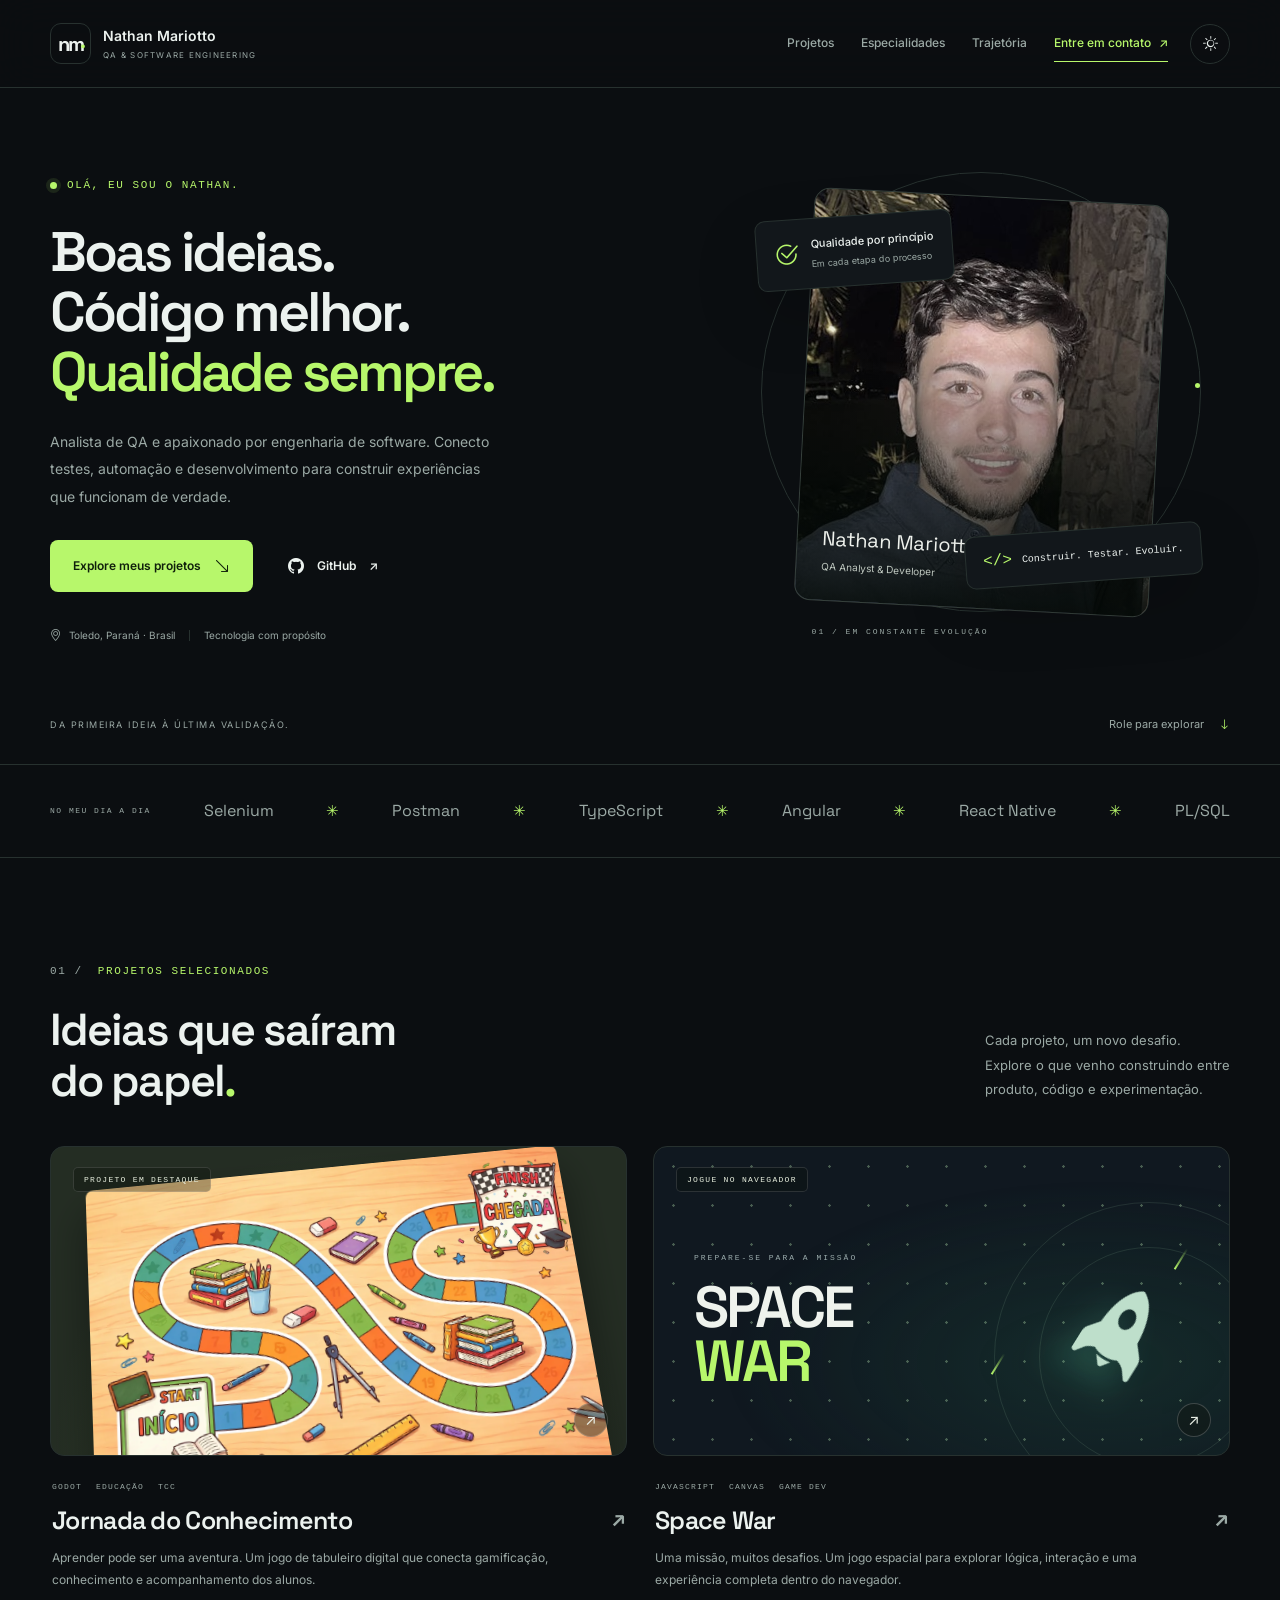
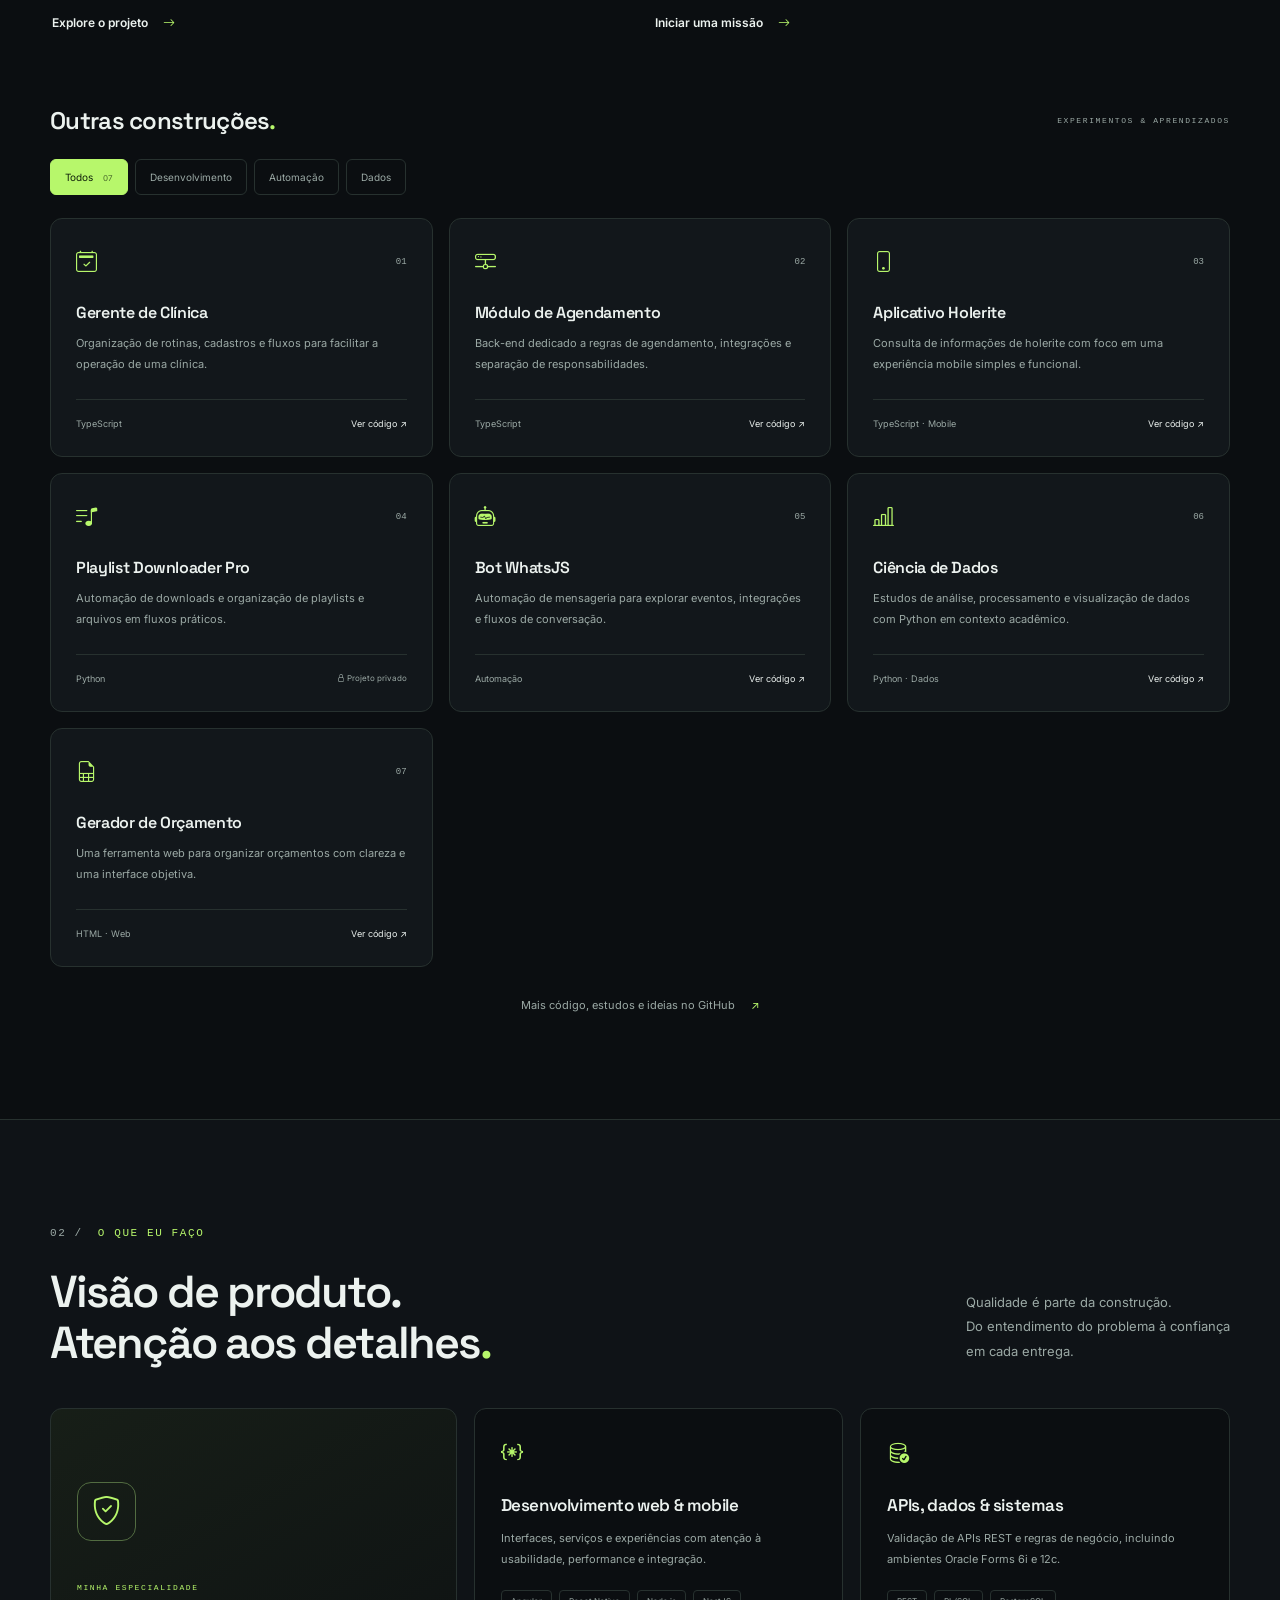
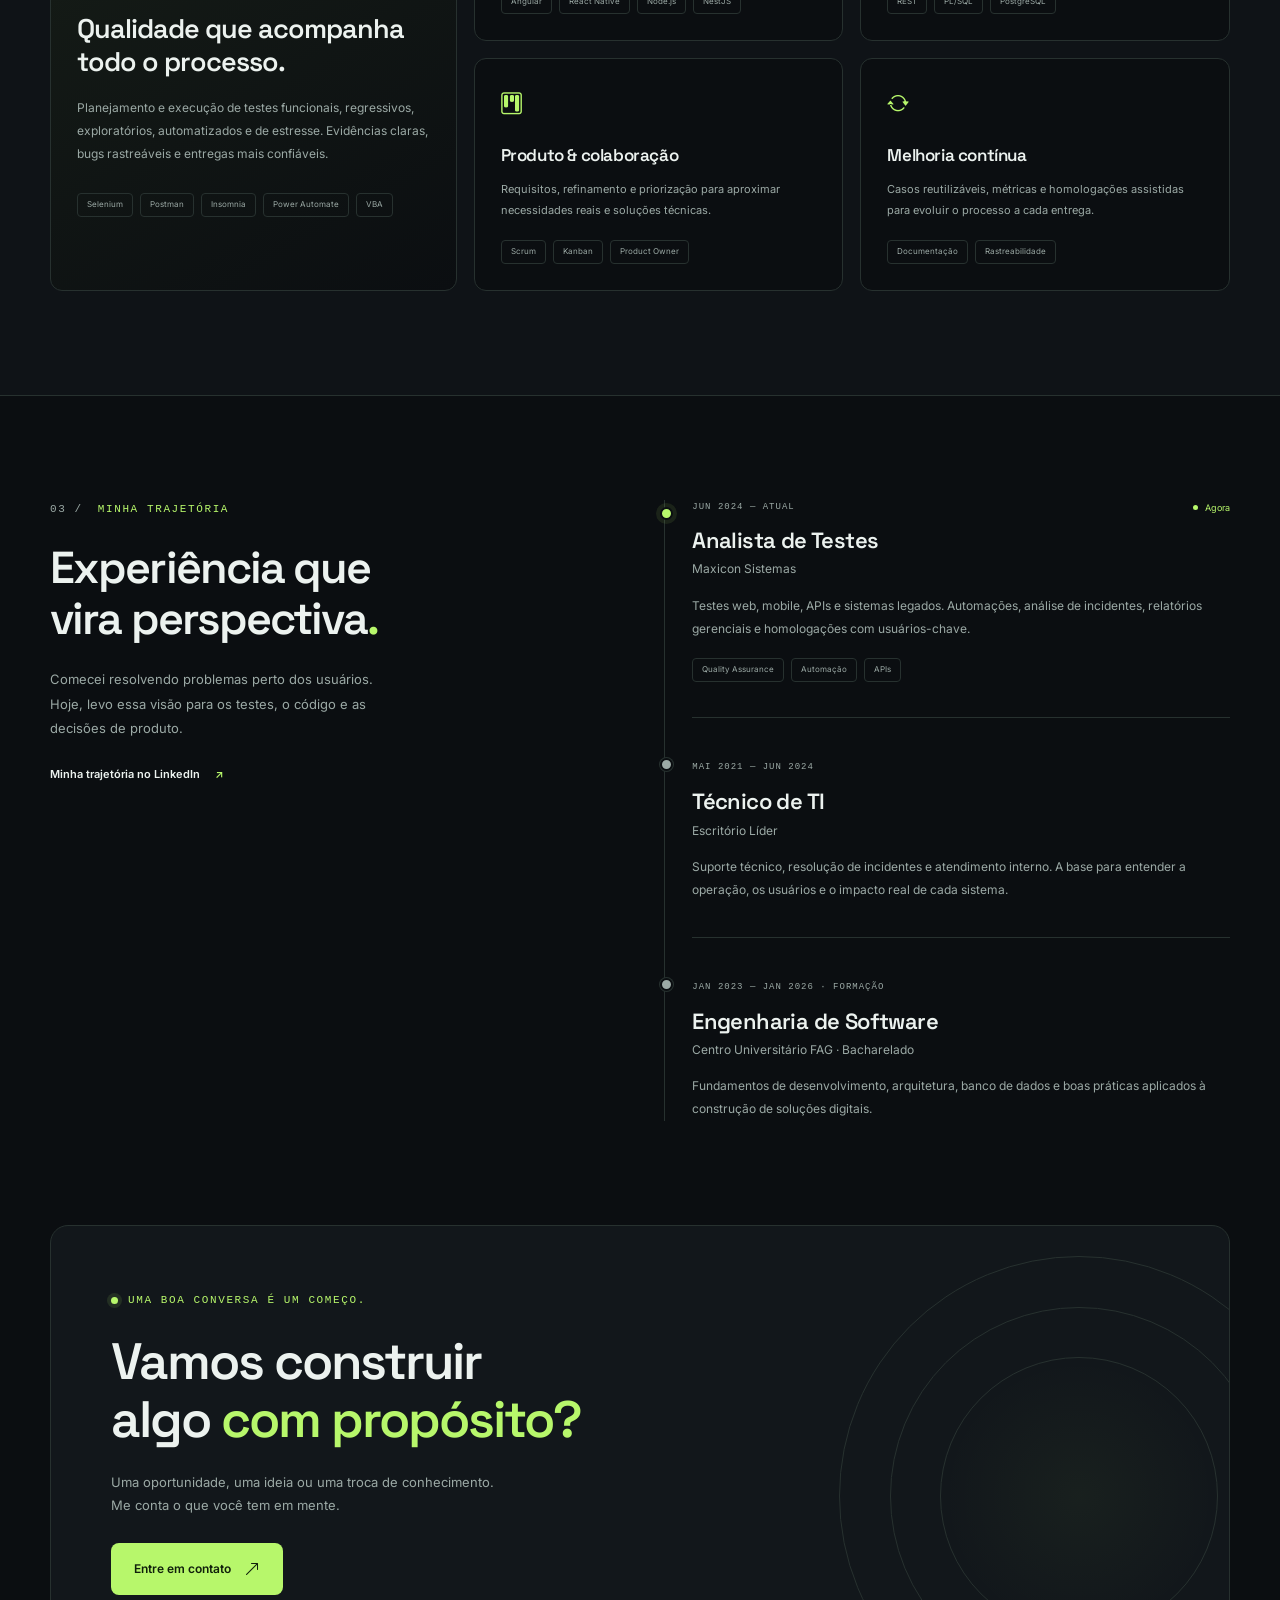
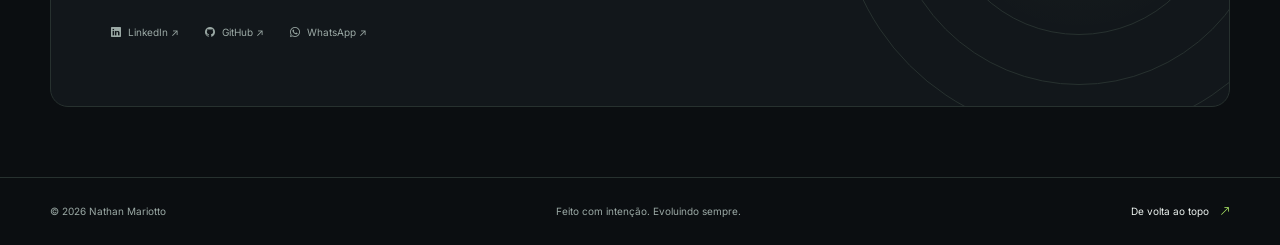
<file: index.html>
<!doctype html>
<html lang="pt-BR" data-theme="dark">
  <head>
    <meta charset="UTF-8" />
    <meta name="viewport" content="width=device-width, initial-scale=1" />
    <meta
      name="description"
      content="Nathan Mariotto. Quality Assurance, automação e engenharia de software. Conheça minha trajetória e os projetos Jornada do Conhecimento e Space War."
    />
    <meta name="theme-color" content="#0b0e11" />
    <meta
      property="og:title"
      content="Nathan Mariotto | Qualidade em cada detalhe"
    />
    <meta
      property="og:description"
      content="QA, automação e desenvolvimento. Conheça minha trajetória e os projetos que transformam conhecimento em experiência."
    />
    <meta property="og:type" content="website" />
    <title>Nathan Mariotto — QA & Engenharia de Software</title>
    <script src="theme-init.js?v=20260915-2"></script>
    <link rel="preconnect" href="https://fonts.googleapis.com" />
    <link rel="preconnect" href="https://fonts.gstatic.com" crossorigin />
    <link
      href="https://fonts.googleapis.com/css2?family=Inter:wght@400;500;600;700;800&family=Space+Grotesk:wght@400;500;600;700&display=swap"
      rel="stylesheet"
    />
    <link
      rel="stylesheet"
      href="https://cdn.jsdelivr.net/npm/bootstrap-icons@1.11.3/font/bootstrap-icons.min.css"
    />
    <link rel="icon" href="images/favicon.svg" type="image/svg+xml" />
    <link rel="stylesheet" href="style.css?v=20260915-2" />
    <script src="script.js?v=20260915-2" defer></script>
  </head>
  <body class="portfolio-page">
    <a class="skip-link" href="#conteudo">Pular para o conteúdo</a>
    <header class="site-header">
      <a class="brand" href="#inicio" aria-label="Nathan Mariotto — início"
        ><span class="brand-mark" aria-hidden="true">nm<span>.</span></span
        ><span class="brand-name"
          >Nathan Mariotto<span class="brand-caption"
            >QA & SOFTWARE ENGINEERING</span
          ></span
        ></a
      >
      <div class="header-actions">
        <nav class="main-nav" id="mainNav" aria-label="Navegação principal">
          <a href="#projetos">Projetos</a
          ><a href="#competencias">Especialidades</a
          ><a href="#experiencia">Trajetória</a
          ><a class="nav-contact" href="#contato"
            >Entre em contato <span aria-hidden="true">↗</span></a
          >
        </nav>
        <button
          class="theme-toggle"
          id="themeToggle"
          type="button"
          aria-label="Alternar tema"
        >
          <i class="bi bi-sun theme-icon-sun" aria-hidden="true"></i
          ><i class="bi bi-moon-stars theme-icon-moon" aria-hidden="true"></i>
        </button>
        <button
          class="menu-toggle"
          id="menuToggle"
          type="button"
          aria-label="Abrir menu"
          aria-expanded="false"
          aria-controls="mainNav"
        >
          <span></span><span></span>
        </button>
      </div>
    </header>
    <main id="conteudo">
      <section class="hero container" id="inicio" aria-labelledby="heroTitle">
        <div class="hero-content">
          <p class="eyebrow hero-intro">
            <span class="status-dot" aria-hidden="true"></span> Olá, eu sou o
            Nathan.
          </p>
          <h1 id="heroTitle">
            Boas ideias.<br />Código melhor.<br /><span class="accent-text"
              >Qualidade sempre.</span
            >
          </h1>
          <p class="hero-copy">
            Analista de QA e apaixonado por engenharia de software. Conecto
            testes, automação e desenvolvimento para construir experiências que
            funcionam de verdade.
          </p>
          <div class="hero-actions">
            <a class="button primary" href="#projetos"
              >Explore meus projetos
              <i class="bi bi-arrow-down-right" aria-hidden="true"></i></a
            ><a
              class="button ghost"
              href="https://github.com/Mariott0"
              target="_blank"
              rel="noopener noreferrer"
              ><i class="bi bi-github" aria-hidden="true"></i> GitHub
              <span aria-hidden="true">↗</span></a
            >
          </div>
          <div class="hero-location">
            <i class="bi bi-geo-alt" aria-hidden="true"></i> Toledo, Paraná ·
            Brasil <span class="location-divider"></span
            ><span>Tecnologia com propósito</span>
          </div>
        </div>
        <div class="hero-visual">
          <div class="portrait-orbit" aria-hidden="true"></div>
          <div class="portrait-frame">
            <img
              src="images/eu.jpeg"
              alt="Nathan Henrique Mariotto Ritz"
              width="426"
              height="522"
              fetchpriority="high"
            />
            <div class="portrait-caption">
              <span>Nathan Mariotto</span><span>QA Analyst & Developer</span>
            </div>
          </div>
          <div class="floating-label label-quality">
            <i class="bi bi-check2-circle" aria-hidden="true"></i>
            <div>
              <strong>Qualidade por princípio</strong
              ><span>Em cada etapa do processo</span>
            </div>
          </div>
          <div class="floating-label label-code">
            <span aria-hidden="true">&lt;/&gt;</span> Construir. Testar.
            Evoluir.
          </div>
          <span class="visual-coordinate" aria-hidden="true"
            >01 / EM CONSTANTE EVOLUÇÃO</span
          >
        </div>
        <div class="hero-bottom">
          <span>DA PRIMEIRA IDEIA À ÚLTIMA VALIDAÇÃO.</span
          ><a href="#projetos"
            >Role para explorar
            <i class="bi bi-arrow-down" aria-hidden="true"></i
          ></a>
        </div>
      </section>
      <div class="stack-strip" aria-label="Tecnologias e ferramentas">
        <div class="container stack-track">
          <span class="stack-label">NO MEU DIA A DIA</span><span>Selenium</span
          ><span class="stack-star" aria-hidden="true">✳</span
          ><span>Postman</span
          ><span class="stack-star" aria-hidden="true">✳</span
          ><span>TypeScript</span
          ><span class="stack-star" aria-hidden="true">✳</span
          ><span>Angular</span
          ><span class="stack-star" aria-hidden="true">✳</span
          ><span>React Native</span
          ><span class="stack-star" aria-hidden="true">✳</span
          ><span>PL/SQL</span>
        </div>
      </div>

      <section class="section" id="projetos">
        <div class="section-heading heading-row" data-reveal>
          <div>
            <p class="eyebrow">
              <span class="section-number">01 /</span> Projetos selecionados
            </p>
            <h2>
              Ideias que saíram<br />do papel<span class="accent-text">.</span>
            </h2>
          </div>
          <p>
            Cada projeto, um novo desafio.<br />Explore o que venho construindo
            entre<br />produto, código e experimentação.
          </p>
        </div>
        <div class="featured-projects">
          <article class="showcase-card jornada-showcase" data-reveal>
            <a
              class="showcase-art jornada-art"
              href="jornada/"
              aria-label="Conhecer o Jornada do Conhecimento"
              ><span class="art-badge">PROJETO EM DESTAQUE</span
              ><img
                class="board-preview"
                src="images/jornada/tabuleiro.webp"
                alt="Arte do tabuleiro do jogo Jornada do Conhecimento"
                width="1480"
                height="987"
                loading="lazy"
              /><span class="art-open" aria-hidden="true">↗</span></a
            >
            <div class="showcase-info">
              <div class="project-tags">
                <span>GODOT</span><span>EDUCAÇÃO</span><span>TCC</span>
              </div>
              <h3>
                <a href="jornada/"
                  >Jornada do Conhecimento <span aria-hidden="true">↗</span></a
                >
              </h3>
              <p>
                Aprender pode ser uma aventura. Um jogo de tabuleiro digital que
                conecta gamificação, conhecimento e acompanhamento dos alunos.
              </p>
              <a class="text-link" href="jornada/"
                >Explore o projeto
                <i class="bi bi-arrow-right" aria-hidden="true"></i
              ></a>
            </div>
          </article>
          <article class="showcase-card space-showcase" data-reveal>
            <a
              class="showcase-art space-art"
              href="spacewar/"
              aria-label="Jogar Space War"
              ><span class="art-badge">JOGUE NO NAVEGADOR</span>
              <div class="space-orbit orbit-one" aria-hidden="true"></div>
              <div class="space-orbit orbit-two" aria-hidden="true"></div>
              <div class="space-art-title" aria-hidden="true">
                <span>PREPARE-SE PARA A MISSÃO</span
                ><strong>SPACE<br /><em>WAR</em></strong>
              </div>
              <i class="bi bi-rocket-fill preview-rocket" aria-hidden="true"></i
              ><span class="space-spark spark-one" aria-hidden="true"></span
              ><span class="space-spark spark-two" aria-hidden="true"></span
              ><span class="art-open" aria-hidden="true">↗</span></a
            >
            <div class="showcase-info">
              <div class="project-tags">
                <span>JAVASCRIPT</span><span>CANVAS</span><span>GAME DEV</span>
              </div>
              <h3>
                <a href="spacewar/"
                  >Space War <span aria-hidden="true">↗</span></a
                >
              </h3>
              <p>
                Uma missão, muitos desafios. Um jogo espacial para explorar
                lógica, interação e uma experiência completa dentro do
                navegador.
              </p>
              <a class="text-link" href="spacewar/"
                >Iniciar uma missão
                <i class="bi bi-arrow-right" aria-hidden="true"></i
              ></a>
            </div>
          </article>
        </div>
        <div class="project-library-heading" data-reveal>
          <h3>Outras construções<span class="accent-text">.</span></h3>
          <span class="mono-label">EXPERIMENTOS & APRENDIZADOS</span>
        </div>
        <div
          class="project-filters"
          role="group"
          aria-label="Filtrar projetos"
          hidden
        >
          <button
            type="button"
            class="filter-button is-active"
            data-filter="all"
            aria-pressed="true"
          >
            Todos <span>07</span></button
          ><button
            type="button"
            class="filter-button"
            data-filter="development"
            aria-pressed="false"
          >
            Desenvolvimento</button
          ><button
            type="button"
            class="filter-button"
            data-filter="automation"
            aria-pressed="false"
          >
            Automação</button
          ><button
            type="button"
            class="filter-button"
            data-filter="data"
            aria-pressed="false"
          >
            Dados
          </button>
        </div>
        <p class="sr-only" id="filterStatus" aria-live="polite"></p>
        <div class="projects-grid">
          <article class="project-card" data-category="development" data-reveal>
            <div class="project-topline">
              <i class="bi bi-calendar2-check" aria-hidden="true"></i
              ><span>01</span>
            </div>
            <h3>Gerente de Clínica</h3>
            <p>
              Organização de rotinas, cadastros e fluxos para facilitar a
              operação de uma clínica.
            </p>
            <div class="project-card-bottom">
              <span>TypeScript</span
              ><a
                href="https://github.com/Mariott0/ClinicManager"
                target="_blank"
                rel="noopener noreferrer"
                aria-label="Repositório Gerente de Clínica"
                >Ver código ↗</a
              >
            </div>
          </article>
          <article class="project-card" data-category="development" data-reveal>
            <div class="project-topline">
              <i class="bi bi-hdd-network" aria-hidden="true"></i
              ><span>02</span>
            </div>
            <h3>Módulo de Agendamento</h3>
            <p>
              Back-end dedicado a regras de agendamento, integrações e separação
              de responsabilidades.
            </p>
            <div class="project-card-bottom">
              <span>TypeScript</span
              ><a
                href="https://github.com/Mariott0/backend-modulo-agendamento"
                target="_blank"
                rel="noopener noreferrer"
                aria-label="Repositório Módulo de Agendamento"
                >Ver código ↗</a
              >
            </div>
          </article>
          <article class="project-card" data-category="development" data-reveal>
            <div class="project-topline">
              <i class="bi bi-phone" aria-hidden="true"></i><span>03</span>
            </div>
            <h3>Aplicativo Holerite</h3>
            <p>
              Consulta de informações de holerite com foco em uma experiência
              mobile simples e funcional.
            </p>
            <div class="project-card-bottom">
              <span>TypeScript · Mobile</span
              ><a
                href="https://github.com/Mariott0/holerite-app"
                target="_blank"
                rel="noopener noreferrer"
                aria-label="Repositório Aplicativo Holerite"
                >Ver código ↗</a
              >
            </div>
          </article>
          <article class="project-card" data-category="automation" data-reveal>
            <div class="project-topline">
              <i class="bi bi-music-note-list" aria-hidden="true"></i
              ><span>04</span>
            </div>
            <h3>Playlist Downloader Pro</h3>
            <p>
              Automação de downloads e organização de playlists e arquivos em
              fluxos práticos.
            </p>
            <div class="project-card-bottom">
              <span>Python</span
              ><span class="private-label"
                ><i class="bi bi-lock" aria-hidden="true"></i> Projeto
                privado</span
              >
            </div>
          </article>
          <article class="project-card" data-category="automation" data-reveal>
            <div class="project-topline">
              <i class="bi bi-robot" aria-hidden="true"></i><span>05</span>
            </div>
            <h3>Bot WhatsJS</h3>
            <p>
              Automação de mensageria para explorar eventos, integrações e
              fluxos de conversação.
            </p>
            <div class="project-card-bottom">
              <span>Automação</span
              ><a
                href="https://github.com/Mariott0/bot-whatsjs"
                target="_blank"
                rel="noopener noreferrer"
                aria-label="Repositório Bot WhatsJS"
                >Ver código ↗</a
              >
            </div>
          </article>
          <article class="project-card" data-category="data" data-reveal>
            <div class="project-topline">
              <i class="bi bi-bar-chart-line" aria-hidden="true"></i
              ><span>06</span>
            </div>
            <h3>Ciência de Dados</h3>
            <p>
              Estudos de análise, processamento e visualização de dados com
              Python em contexto acadêmico.
            </p>
            <div class="project-card-bottom">
              <span>Python · Dados</span
              ><a
                href="https://github.com/Mariott0/dataScience1"
                target="_blank"
                rel="noopener noreferrer"
                aria-label="Repositório Ciência de Dados"
                >Ver código ↗</a
              >
            </div>
          </article>
          <article class="project-card" data-category="development" data-reveal>
            <div class="project-topline">
              <i class="bi bi-file-earmark-spreadsheet" aria-hidden="true"></i
              ><span>07</span>
            </div>
            <h3>Gerador de Orçamento</h3>
            <p>
              Uma ferramenta web para organizar orçamentos com clareza e uma
              interface objetiva.
            </p>
            <div class="project-card-bottom">
              <span>HTML · Web</span
              ><a
                href="https://github.com/Mariott0/gerador-orcamento"
                target="_blank"
                rel="noopener noreferrer"
                aria-label="Repositório Gerador de Orçamento"
                >Ver código ↗</a
              >
            </div>
          </article>
        </div>
        <a
          class="all-projects-link"
          href="https://github.com/Mariott0?tab=repositories"
          target="_blank"
          rel="noopener noreferrer"
          >Mais código, estudos e ideias no GitHub
          <span aria-hidden="true">↗</span></a
        >
      </section>
      <section class="expertise-section" id="competencias">
        <div class="section">
          <div class="section-heading heading-row" data-reveal>
            <div>
              <p class="eyebrow">
                <span class="section-number">02 /</span> O que eu faço
              </p>
              <h2>
                Visão de produto.<br />Atenção aos detalhes<span
                  class="accent-text"
                  >.</span
                >
              </h2>
            </div>
            <p>
              Qualidade é parte da construção.<br />Do entendimento do problema
              à confiança<br />em cada entrega.
            </p>
          </div>
          <div class="expertise-grid">
            <article class="expertise-card expertise-featured" data-reveal>
              <div class="expertise-icon">
                <i class="bi bi-shield-check" aria-hidden="true"></i>
              </div>
              <span class="mono-label">MINHA ESPECIALIDADE</span>
              <h3>Qualidade que acompanha<br />todo o processo.</h3>
              <p>
                Planejamento e execução de testes funcionais, regressivos,
                exploratórios, automatizados e de estresse. Evidências claras,
                bugs rastreáveis e entregas mais confiáveis.
              </p>
              <div class="skill-chips">
                <span>Selenium</span><span>Postman</span><span>Insomnia</span
                ><span>Power Automate</span><span>VBA</span>
              </div>
            </article>
            <article class="expertise-card" data-reveal>
              <i class="bi bi-braces-asterisk" aria-hidden="true"></i>
              <h3>Desenvolvimento web & mobile</h3>
              <p>
                Interfaces, serviços e experiências com atenção à usabilidade,
                performance e integração.
              </p>
              <div class="skill-chips">
                <span>Angular</span><span>React Native</span><span>Node.js</span
                ><span>NestJS</span>
              </div>
            </article>
            <article class="expertise-card" data-reveal>
              <i class="bi bi-database-check" aria-hidden="true"></i>
              <h3>APIs, dados & sistemas</h3>
              <p>
                Validação de APIs REST e regras de negócio, incluindo ambientes
                Oracle Forms 6i e 12c.
              </p>
              <div class="skill-chips">
                <span>REST</span><span>PL/SQL</span><span>PostgreSQL</span>
              </div>
            </article>
            <article class="expertise-card" data-reveal>
              <i class="bi bi-kanban" aria-hidden="true"></i>
              <h3>Produto & colaboração</h3>
              <p>
                Requisitos, refinamento e priorização para aproximar
                necessidades reais e soluções técnicas.
              </p>
              <div class="skill-chips">
                <span>Scrum</span><span>Kanban</span><span>Product Owner</span>
              </div>
            </article>
            <article class="expertise-card" data-reveal>
              <i class="bi bi-arrow-repeat" aria-hidden="true"></i>
              <h3>Melhoria contínua</h3>
              <p>
                Casos reutilizáveis, métricas e homologações assistidas para
                evoluir o processo a cada entrega.
              </p>
              <div class="skill-chips">
                <span>Documentação</span><span>Rastreabilidade</span>
              </div>
            </article>
          </div>
        </div>
      </section>
      <section class="section trajectory-section" id="experiencia">
        <div class="section-heading" data-reveal>
          <p class="eyebrow">
            <span class="section-number">03 /</span> Minha trajetória
          </p>
          <h2>
            Experiência que<br />vira perspectiva<span class="accent-text"
              >.</span
            >
          </h2>
          <p>
            Comecei resolvendo problemas perto dos usuários. Hoje, levo essa
            visão para os testes, o código e as decisões de produto.
          </p>
          <a
            class="text-link"
            href="https://www.linkedin.com/in/nathanmariotto"
            target="_blank"
            rel="noopener noreferrer"
            >Minha trajetória no LinkedIn <span aria-hidden="true">↗</span></a
          >
        </div>
        <div class="timeline">
          <article class="timeline-item" data-reveal>
            <div class="timeline-top">
              <span class="timeline-date">JUN 2024 — ATUAL</span
              ><span class="current-badge"
                ><span class="status-dot" aria-hidden="true"></span> Agora</span
              >
            </div>
            <h3>Analista de Testes</h3>
            <span class="timeline-company">Maxicon Sistemas</span>
            <p>
              Testes web, mobile, APIs e sistemas legados. Automações, análise
              de incidentes, relatórios gerenciais e homologações com
              usuários-chave.
            </p>
            <div class="skill-chips">
              <span>Quality Assurance</span><span>Automação</span
              ><span>APIs</span>
            </div>
          </article>
          <article class="timeline-item" data-reveal>
            <span class="timeline-date">MAI 2021 — JUN 2024</span>
            <h3>Técnico de TI</h3>
            <span class="timeline-company">Escritório Líder</span>
            <p>
              Suporte técnico, resolução de incidentes e atendimento interno. A
              base para entender a operação, os usuários e o impacto real de
              cada sistema.
            </p>
          </article>
          <article
            class="timeline-item education-item"
            id="formacao"
            data-reveal
          >
            <span class="timeline-date">JAN 2023 — JAN 2026 · FORMAÇÃO</span>
            <h3>Engenharia de Software</h3>
            <span class="timeline-company"
              >Centro Universitário FAG · Bacharelado</span
            >
            <p>
              Fundamentos de desenvolvimento, arquitetura, banco de dados e boas
              práticas aplicados à construção de soluções digitais.
            </p>
          </article>
        </div>
      </section>
      <section class="contact-section container" id="contato">
        <div class="contact-panel" data-reveal>
          <div class="contact-orbit" aria-hidden="true"></div>
          <div class="contact-copy">
            <p class="eyebrow">
              <span class="status-dot" aria-hidden="true"></span> Uma boa
              conversa é um começo.
            </p>
            <h2>
              Vamos construir<br />algo
              <span class="accent-text">com propósito?</span>
            </h2>
            <p>
              Uma oportunidade, uma ideia ou uma troca de conhecimento.<br />Me
              conta o que você tem em mente.
            </p>
            <a class="button primary" href="mailto:loucosgamer124@gmail.com"
              >Entre em contato
              <i class="bi bi-arrow-up-right" aria-hidden="true"></i
            ></a>
            <div class="contact-links">
              <a
                href="https://www.linkedin.com/in/nathanmariotto"
                target="_blank"
                rel="noopener noreferrer"
                ><i class="bi bi-linkedin" aria-hidden="true"></i> LinkedIn ↗</a
              ><a
                href="https://github.com/Mariott0"
                target="_blank"
                rel="noopener noreferrer"
                ><i class="bi bi-github" aria-hidden="true"></i> GitHub ↗</a
              ><a
                href="https://wa.me/5544997437346"
                target="_blank"
                rel="noopener noreferrer"
                ><i class="bi bi-whatsapp" aria-hidden="true"></i> WhatsApp ↗</a
              >
            </div>
          </div>
        </div>
      </section>
    </main>
    <footer class="site-footer">
      <p>© <span id="currentYear">2026</span> Nathan Mariotto</p>
      <span>Feito com intenção. Evoluindo sempre.</span
      ><a href="#inicio"
        >De volta ao topo <i class="bi bi-arrow-up-right" aria-hidden="true"></i
      ></a>
    </footer>
  </body>
</html>
</file>
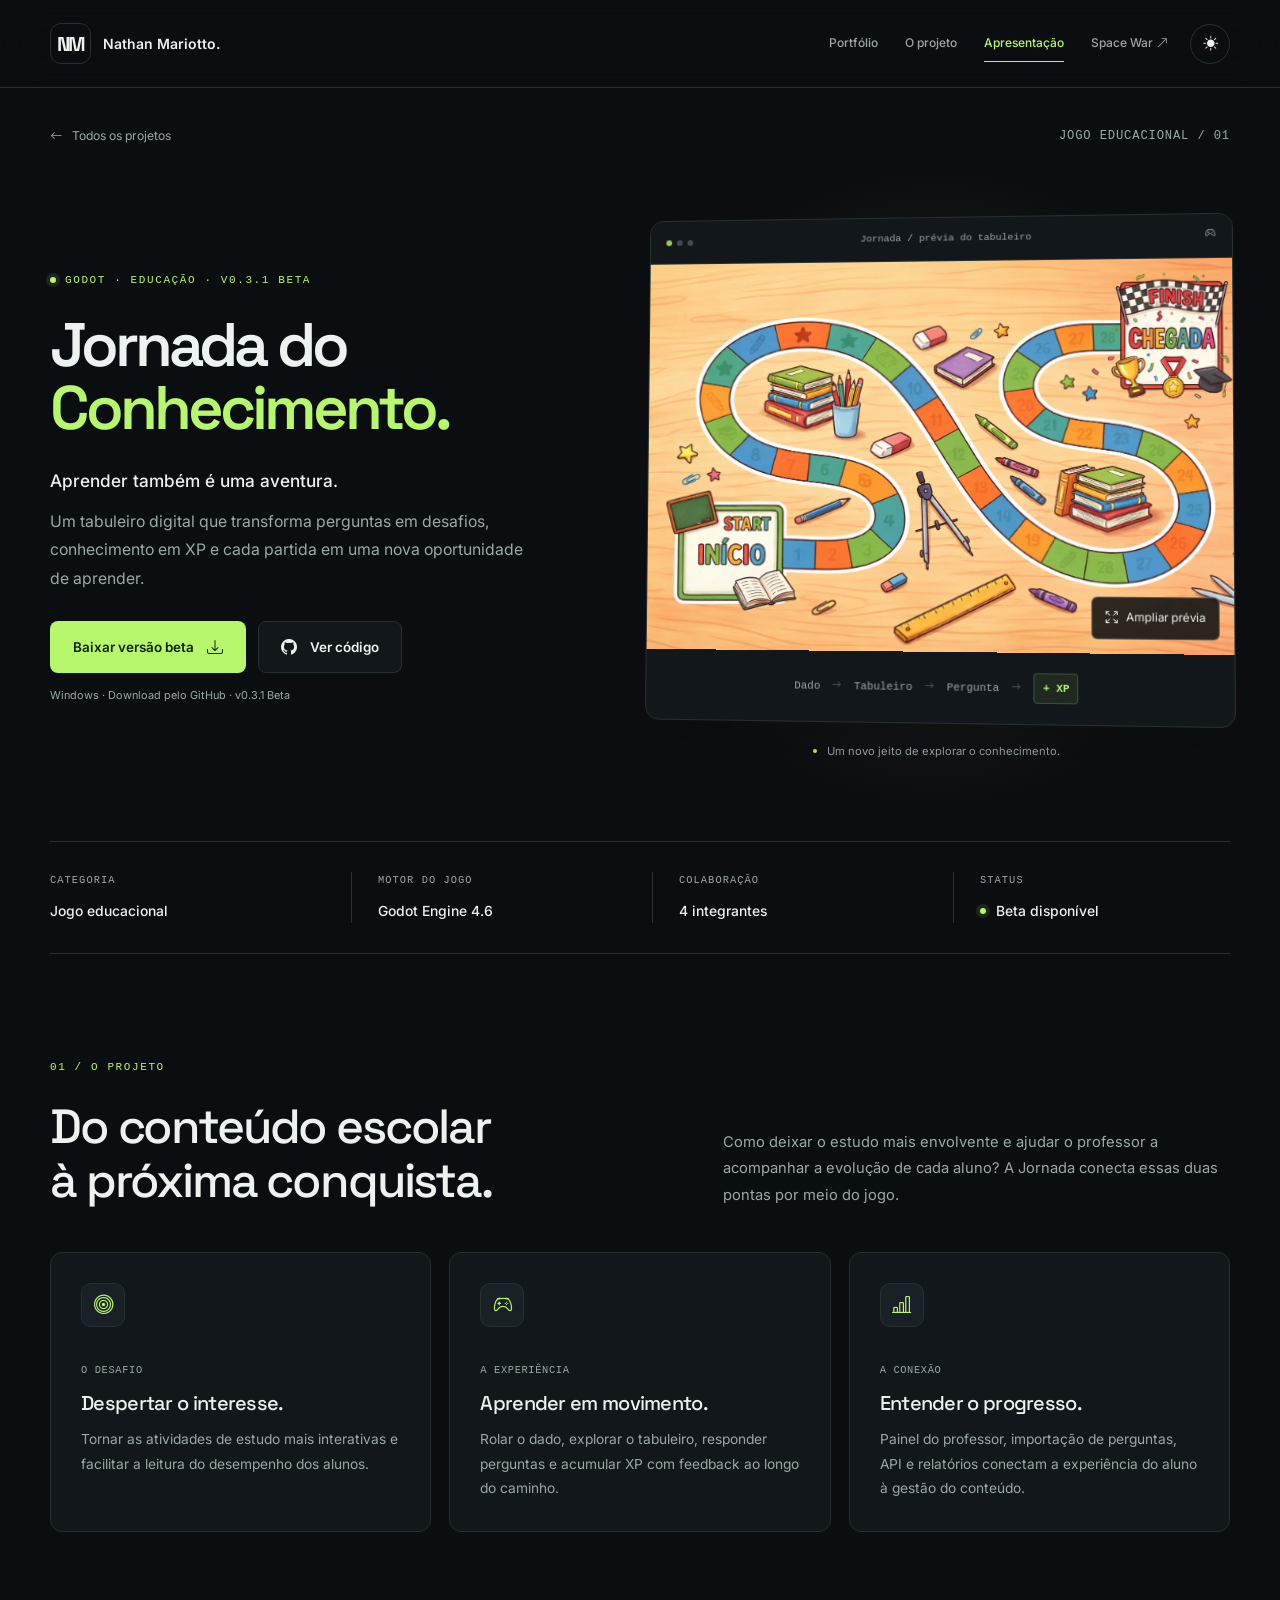
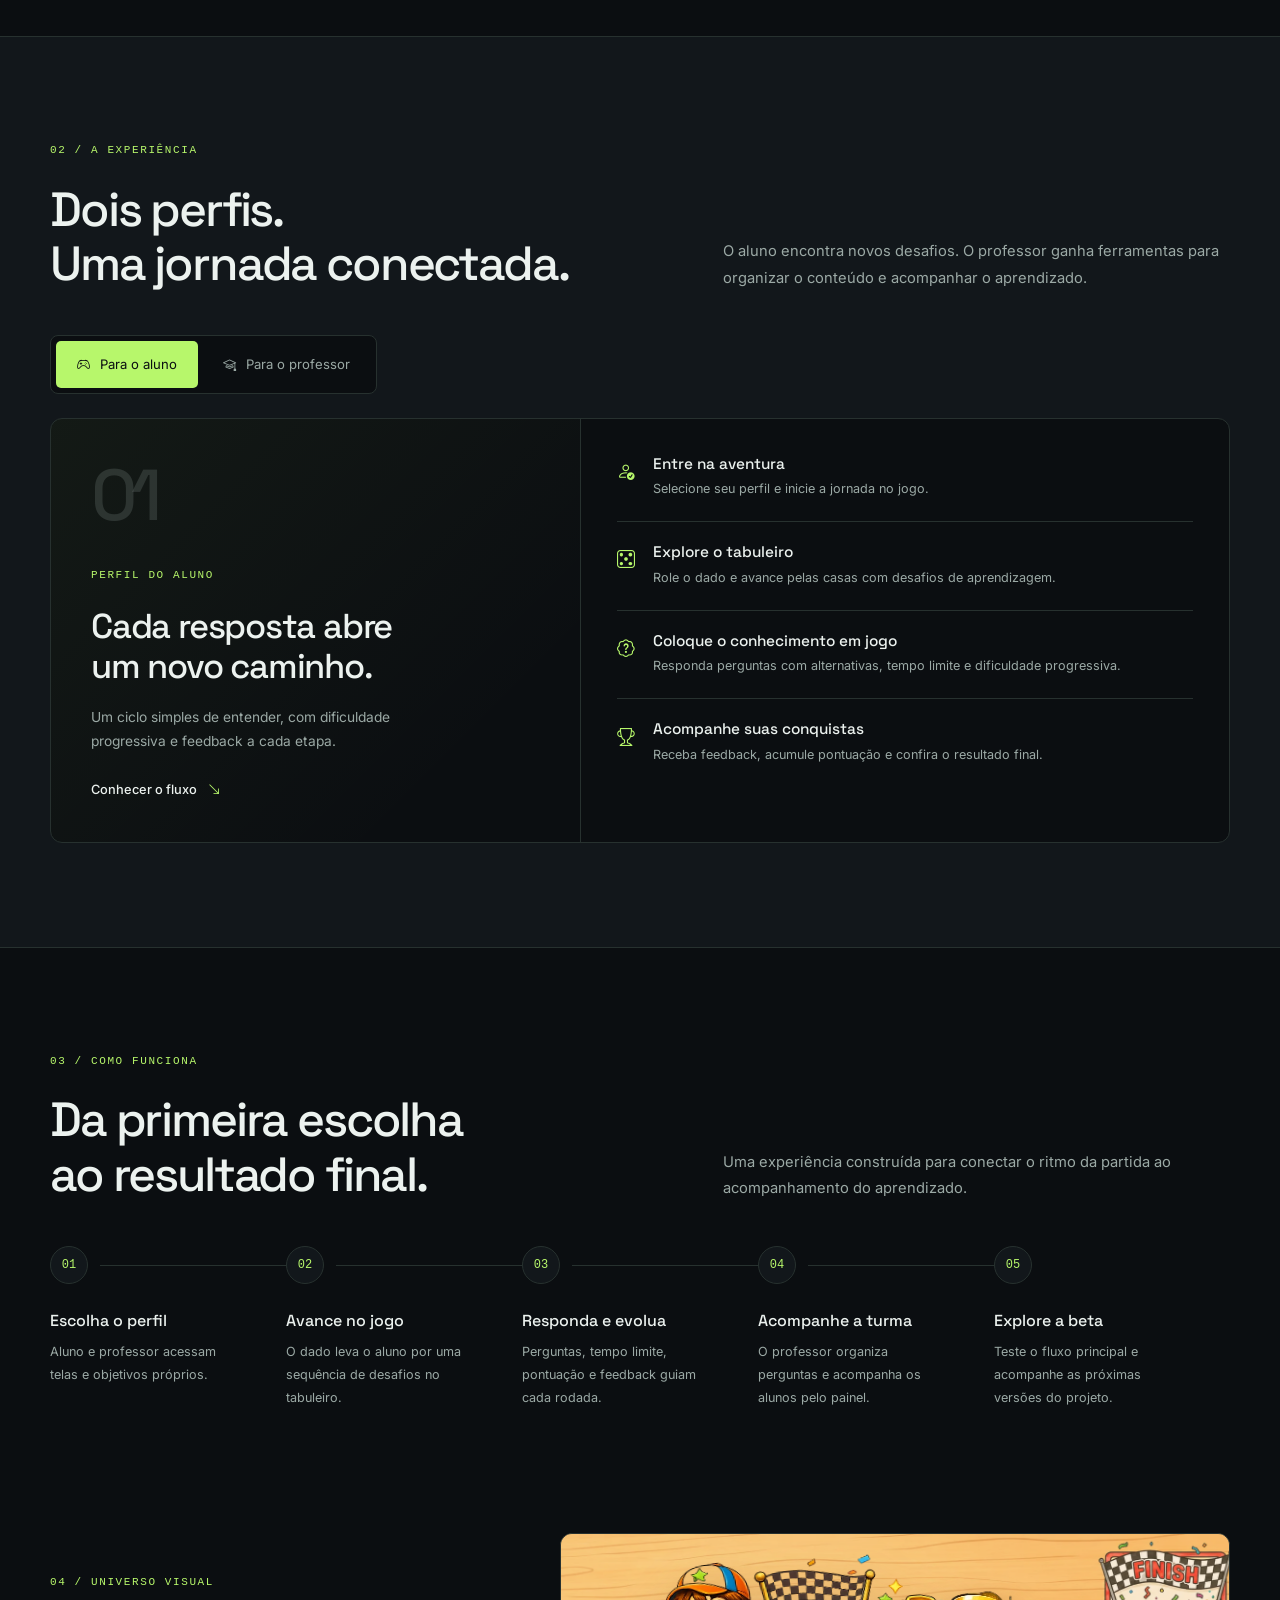
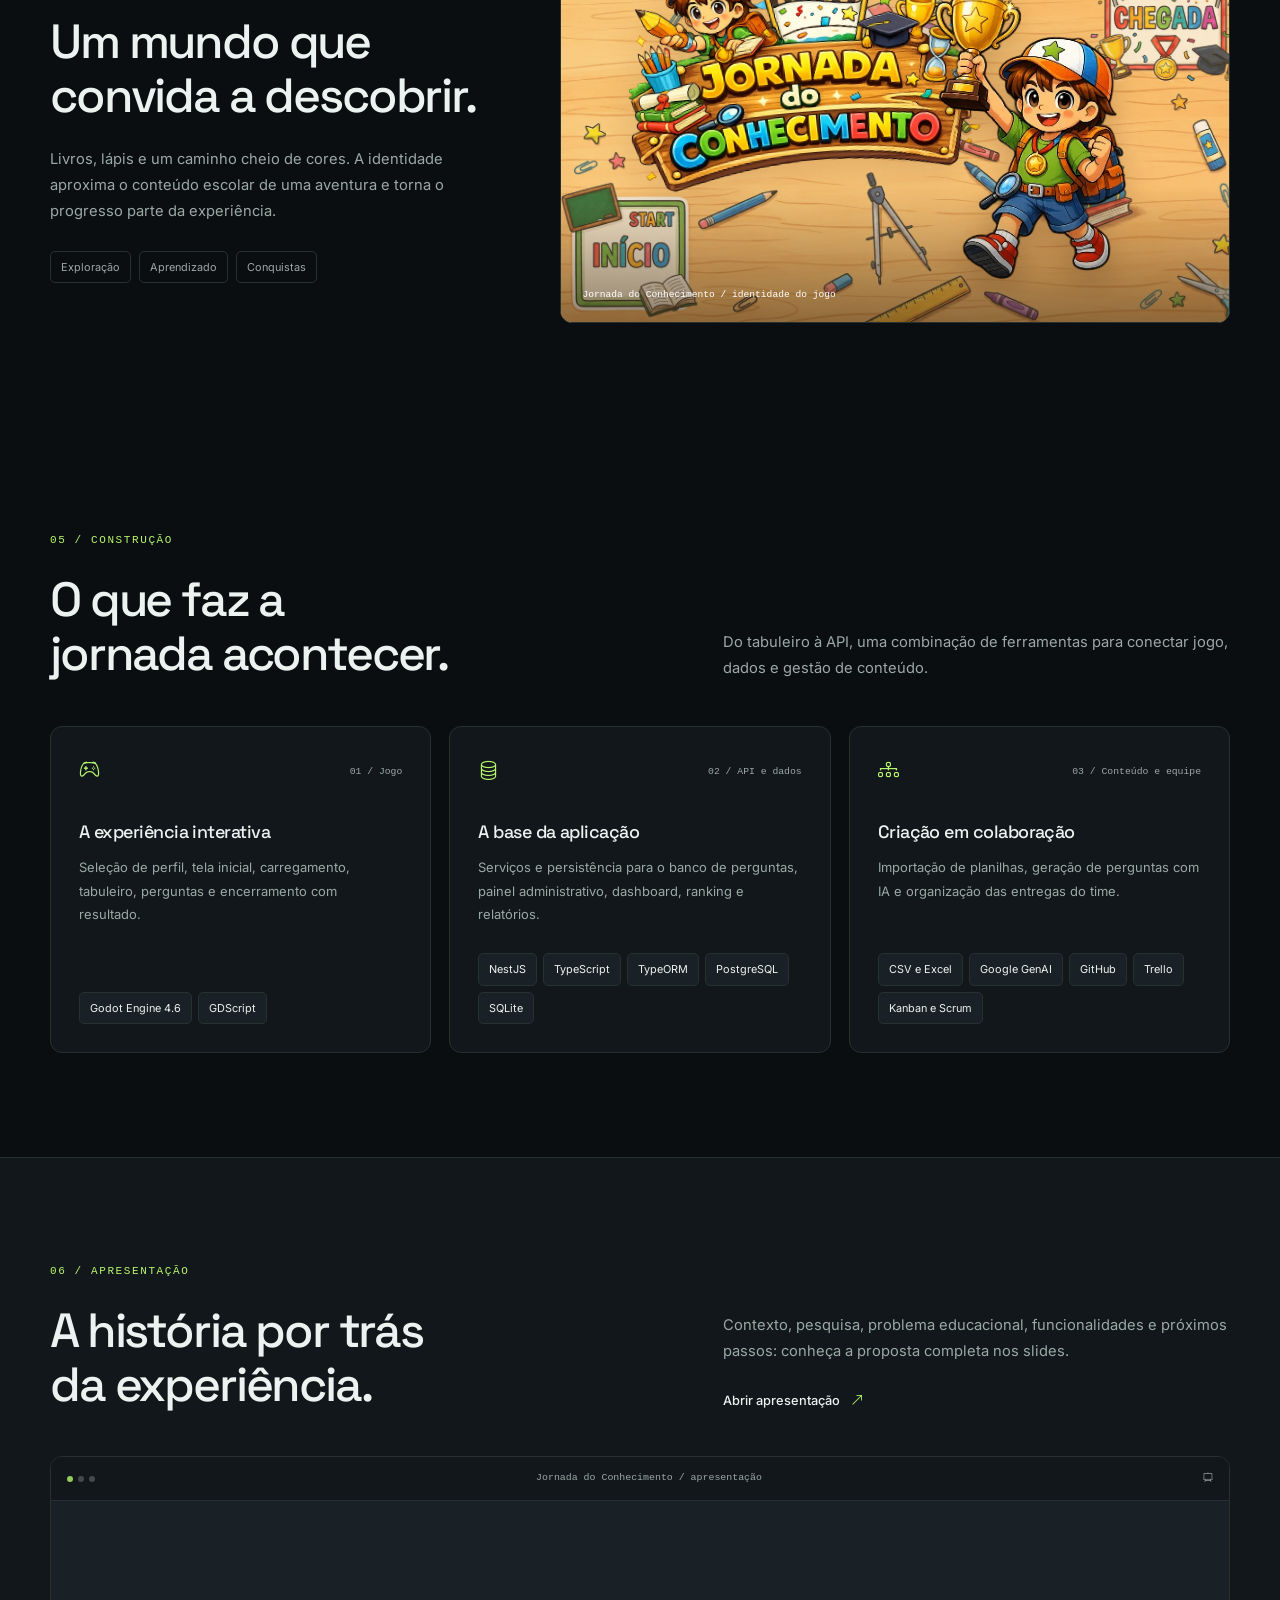
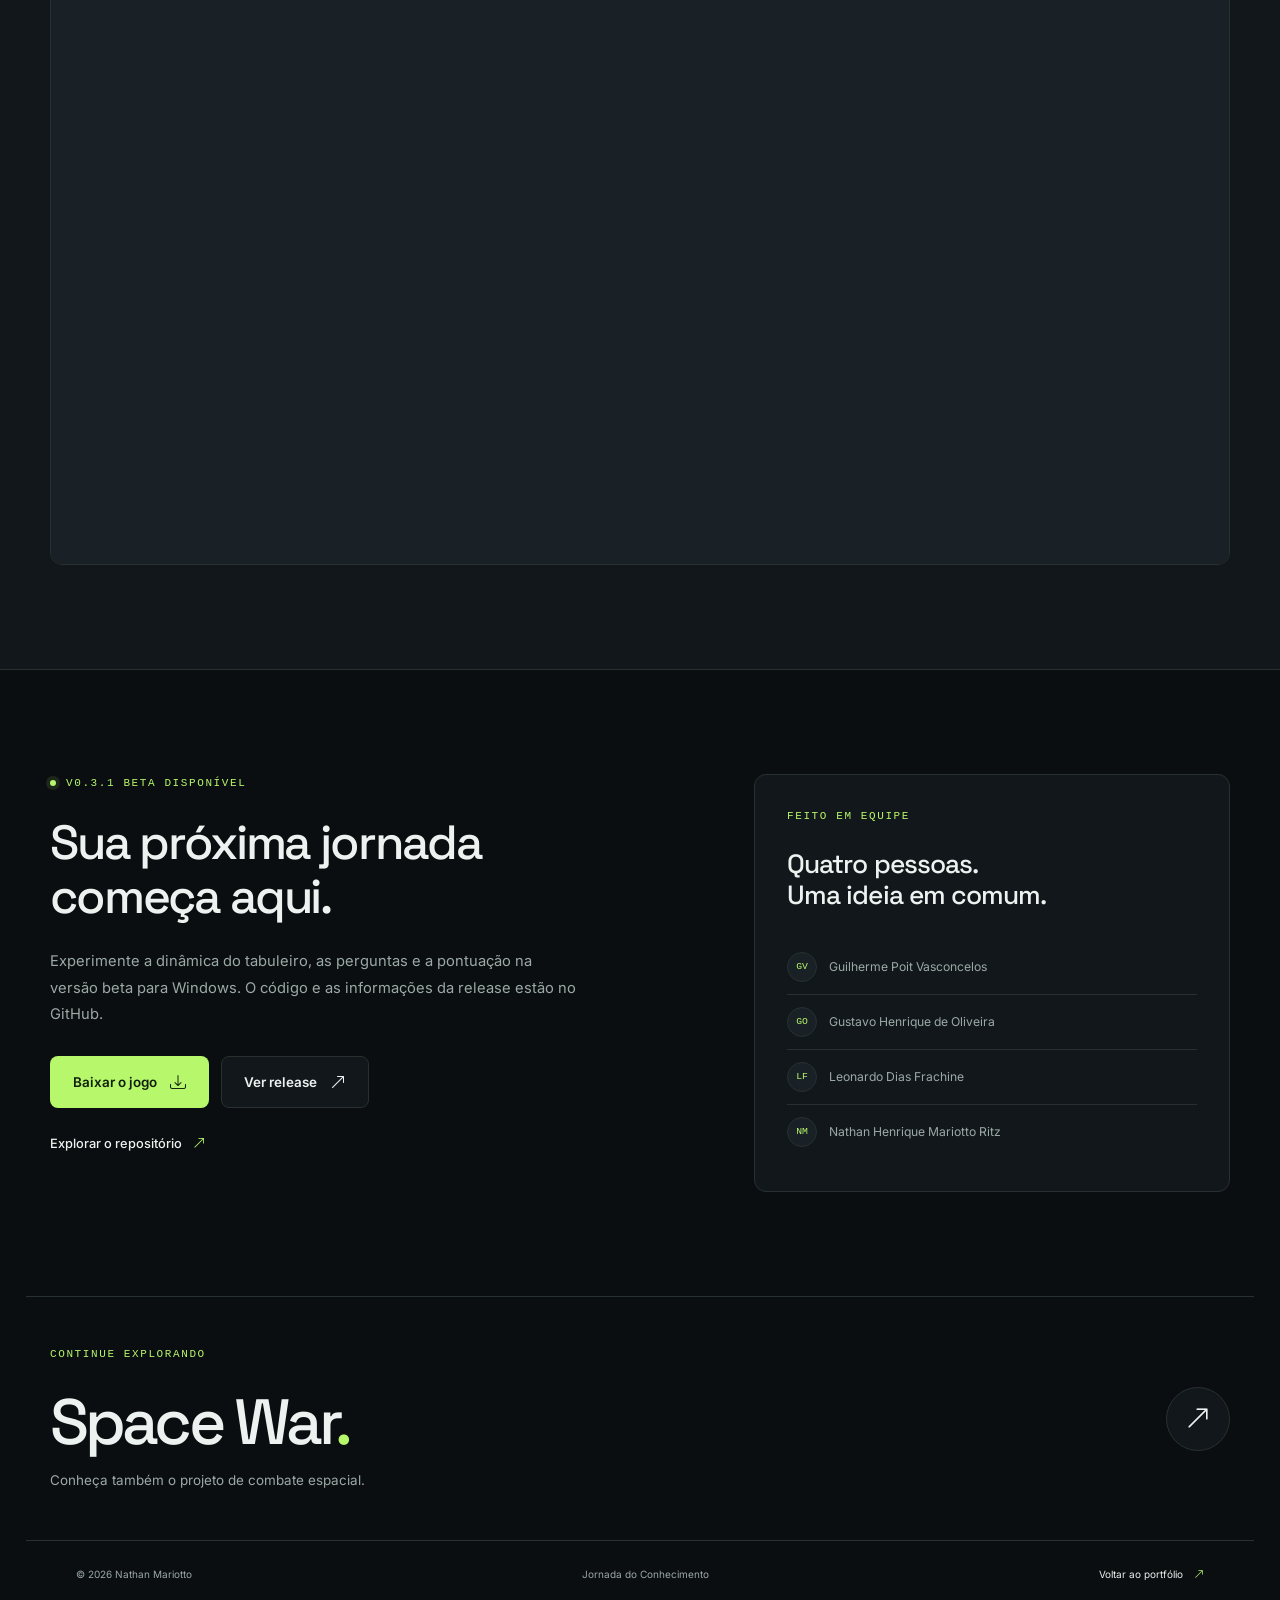
<file: jornada/index.html>
<!doctype html>
<html lang="pt-BR">
  <head>
    <meta charset="UTF-8" />
    <meta name="viewport" content="width=device-width, initial-scale=1.0" />
    <meta name="description" content="Jornada do Conhecimento: jogo educacional em Godot que conecta tabuleiro, perguntas e XP ao acompanhamento do professor. Conheça o projeto e baixe a v0.3.1 Beta." />
    <meta name="theme-color" content="#0b0e11" />
    <meta property="og:title" content="Jornada do Conhecimento | Nathan Mariotto" />
    <meta property="og:description" content="Aprender também é uma aventura. Conheça o jogo educacional com tabuleiro, perguntas, XP e painel do professor." />
    <meta property="og:type" content="website" />
    <meta property="og:image" content="../images/jornada/tabuleiro.webp" />
    <title>Jornada do Conhecimento | Nathan Mariotto</title>
    <script src="../theme-init.js?v=20260915-2"></script>
    <link rel="preconnect" href="https://fonts.googleapis.com" />
    <link rel="preconnect" href="https://fonts.gstatic.com" crossorigin />
    <link href="https://fonts.googleapis.com/css2?family=Inter:wght@400;500;600;700;800&family=Space+Grotesk:wght@400;500;600;700&display=swap" rel="stylesheet" />
    <link rel="stylesheet" href="https://cdn.jsdelivr.net/npm/bootstrap-icons@1.11.3/font/bootstrap-icons.min.css" />
    <link rel="icon" href="../images/favicon.svg" type="image/svg+xml" />
    <link rel="stylesheet" href="../style.css?v=20260915-2" />
    <link rel="stylesheet" href="jornada.css?v=20260915-2" />
    <script src="../script.js?v=20260915-2" defer></script>
    <script src="jornada.js?v=20260915-2" defer></script>
  </head>
  <body class="case-page jornada-page">
    <a class="skip-link" href="#conteudo">Pular para o conteúdo</a>
    <header class="site-header">
      <a class="brand" href="../" aria-label="Nathan Mariotto — início do portfólio">
        <span class="brand-mark" aria-hidden="true">NM</span>
        <span class="brand-name">Nathan Mariotto<span aria-hidden="true">.</span></span>
      </a>
      <div class="header-actions">
        <nav class="main-nav" id="mainNav" aria-label="Navegação do projeto">
          <a href="../">Portfólio</a>
          <a href="#visao-geral">O projeto</a>
          <a href="#apresentacao">Apresentação</a>
          <a href="../spacewar/">Space War <i class="bi bi-arrow-up-right" aria-hidden="true"></i></a>
        </nav>
        <button class="theme-toggle" type="button" id="themeToggle" aria-label="Alternar tema">
          <i class="bi bi-sun-fill theme-icon-sun" aria-hidden="true"></i>
          <i class="bi bi-moon-stars-fill theme-icon-moon" aria-hidden="true"></i>
        </button>
        <button class="menu-toggle" type="button" id="menuToggle" aria-controls="mainNav" aria-expanded="false" aria-label="Abrir menu"><span></span><span></span></button>
      </div>
    </header>

    <main id="conteudo">
      <section class="case-hero container" id="inicio" aria-labelledby="project-title">
        <div class="case-breadcrumb" data-reveal><a href="../#projetos"><i class="bi bi-arrow-left" aria-hidden="true"></i> Todos os projetos</a><span>Jogo educacional / 01</span></div>
        <div class="case-hero-grid">
          <div class="case-hero-content" data-reveal>
            <p class="eyebrow"><span class="status-dot" aria-hidden="true"></span> Godot · Educação · v0.3.1 Beta</p>
            <h1 id="project-title">Jornada do <span>Conhecimento.</span></h1>
            <p class="case-tagline">Aprender também é uma aventura.</p>
            <p class="case-lead">Um tabuleiro digital que transforma perguntas em desafios, conhecimento em XP e cada partida em uma nova oportunidade de aprender.</p>
            <div class="case-actions">
              <a class="button primary" href="https://github.com/Leonardo-frachine/jogo_jornada_conhecimento/releases/download/v0.3.1-beta/Jornada.do.conhecimento.exe" target="_blank" rel="noopener noreferrer">Baixar versão beta <i class="bi bi-download" aria-hidden="true"></i></a>
              <a class="button secondary" href="https://github.com/Leonardo-frachine/jogo_jornada_conhecimento" target="_blank" rel="noopener noreferrer"><i class="bi bi-github" aria-hidden="true"></i> Ver código</a>
            </div>
            <p class="download-note">Windows · Download pelo GitHub · v0.3.1 Beta</p>
          </div>
          <div class="case-hero-visual" data-reveal>
            <div class="case-screen">
              <div class="screen-toolbar"><span class="window-dots" aria-hidden="true"><i></i><i></i><i></i></span><span>Jornada / prévia do tabuleiro</span><i class="bi bi-controller" aria-hidden="true"></i></div>
              <div class="screen-image">
                <img src="../images/jornada/tabuleiro.webp" width="1480" height="987" alt="Arte do tabuleiro: um caminho colorido entre livros, lápis e desafios, do início à chegada." fetchpriority="high" />
                <button class="preview-expand" id="openPreview" type="button" aria-haspopup="dialog" aria-controls="boardPreview" hidden><i class="bi bi-arrows-fullscreen" aria-hidden="true"></i><span>Ampliar prévia</span></button>
              </div>
              <div class="game-loop" aria-label="Ciclo principal do jogo"><span>Dado</span><i class="bi bi-arrow-right" aria-hidden="true"></i><span>Tabuleiro</span><i class="bi bi-arrow-right" aria-hidden="true"></i><span>Pergunta</span><i class="bi bi-arrow-right" aria-hidden="true"></i><strong>+ XP</strong></div>
            </div>
            <p class="visual-caption"><span class="status-dot" aria-hidden="true"></span> Um novo jeito de explorar o conhecimento.</p>
          </div>
        </div>
        <dl class="case-facts" aria-label="Resumo do projeto" data-reveal>
          <div><dt>Categoria</dt><dd>Jogo educacional</dd></div>
          <div><dt>Motor do jogo</dt><dd>Godot Engine 4.6</dd></div>
          <div><dt>Colaboração</dt><dd>4 integrantes</dd></div>
          <div><dt>Status</dt><dd><span class="status-dot" aria-hidden="true"></span> Beta disponível</dd></div>
        </dl>
      </section>

      <section class="section case-overview" id="visao-geral" aria-labelledby="overview-title">
        <div class="case-section-heading" data-reveal>
          <div><p class="eyebrow">01 / O projeto</p><h2 id="overview-title">Do conteúdo escolar<br />à próxima conquista.</h2></div>
          <p>Como deixar o estudo mais envolvente e ajudar o professor a acompanhar a evolução de cada aluno? A Jornada conecta essas duas pontas por meio do jogo.</p>
        </div>
        <div class="overview-grid">
          <article class="case-card" data-reveal><span class="card-icon"><i class="bi bi-bullseye" aria-hidden="true"></i></span><span class="card-label">O desafio</span><h3>Despertar o interesse.</h3><p>Tornar as atividades de estudo mais interativas e facilitar a leitura do desempenho dos alunos.</p></article>
          <article class="case-card" data-reveal><span class="card-icon"><i class="bi bi-controller" aria-hidden="true"></i></span><span class="card-label">A experiência</span><h3>Aprender em movimento.</h3><p>Rolar o dado, explorar o tabuleiro, responder perguntas e acumular XP com feedback ao longo do caminho.</p></article>
          <article class="case-card" data-reveal><span class="card-icon"><i class="bi bi-bar-chart-line" aria-hidden="true"></i></span><span class="card-label">A conexão</span><h3>Entender o progresso.</h3><p>Painel do professor, importação de perguntas, API e relatórios conectam a experiência do aluno à gestão do conteúdo.</p></article>
        </div>
      </section>

      <section class="case-solution-wrap" id="solucao" aria-labelledby="solution-title">
        <div class="section case-solution">
          <div class="case-section-heading" data-reveal><div><p class="eyebrow">02 / A experiência</p><h2 id="solution-title">Dois perfis.<br />Uma jornada conectada.</h2></div><p>O aluno encontra novos desafios. O professor ganha ferramentas para organizar o conteúdo e acompanhar o aprendizado.</p></div>
          <div class="audience-experience" data-reveal>
            <div class="audience-tabs" role="tablist" aria-label="Explorar os perfis do jogo" hidden>
              <button type="button" role="tab" id="studentTab" aria-controls="studentPanel" aria-selected="true" tabindex="0"><i class="bi bi-controller" aria-hidden="true"></i> Para o aluno</button>
              <button type="button" role="tab" id="teacherTab" aria-controls="teacherPanel" aria-selected="false" tabindex="-1"><i class="bi bi-mortarboard" aria-hidden="true"></i> Para o professor</button>
            </div>
            <div class="audience-panel" id="studentPanel">
              <div class="audience-intro"><span class="audience-number" aria-hidden="true">01</span><p class="eyebrow">Perfil do aluno</p><h3>Cada resposta abre<br />um novo caminho.</h3><p>Um ciclo simples de entender, com dificuldade progressiva e feedback a cada etapa.</p><a class="text-link" href="#processo">Conhecer o fluxo <i class="bi bi-arrow-down-right" aria-hidden="true"></i></a></div>
              <div class="feature-list"><article><i class="bi bi-person-check" aria-hidden="true"></i><div><h4>Entre na aventura</h4><p>Selecione seu perfil e inicie a jornada no jogo.</p></div></article><article><i class="bi bi-dice-5" aria-hidden="true"></i><div><h4>Explore o tabuleiro</h4><p>Role o dado e avance pelas casas com desafios de aprendizagem.</p></div></article><article><i class="bi bi-patch-question" aria-hidden="true"></i><div><h4>Coloque o conhecimento em jogo</h4><p>Responda perguntas com alternativas, tempo limite e dificuldade progressiva.</p></div></article><article><i class="bi bi-trophy" aria-hidden="true"></i><div><h4>Acompanhe suas conquistas</h4><p>Receba feedback, acumule pontuação e confira o resultado final.</p></div></article></div>
            </div>
            <div class="audience-panel" id="teacherPanel">
              <div class="audience-intro"><span class="audience-number" aria-hidden="true">02</span><p class="eyebrow">Perfil do professor</p><h3>Conteúdo organizado.<br />Evolução à vista.</h3><p>Ferramentas de gestão para preparar os desafios e acompanhar o desempenho da turma.</p><a class="text-link" href="#tecnologias">Explorar as tecnologias <i class="bi bi-arrow-down-right" aria-hidden="true"></i></a></div>
              <div class="feature-list"><article><i class="bi bi-journal-text" aria-hidden="true"></i><div><h4>Gerencie as perguntas</h4><p>Organize conteúdos, alternativas, dificuldade, pontuação e resposta correta.</p></div></article><article><i class="bi bi-file-earmark-spreadsheet" aria-hidden="true"></i><div><h4>Importe suas planilhas</h4><p>Adicione perguntas por arquivos CSV ou Excel.</p></div></article><article><i class="bi bi-bar-chart-line" aria-hidden="true"></i><div><h4>Visualize o desempenho</h4><p>Acompanhe os alunos com dashboard, ranking e relatórios.</p></div></article><article><i class="bi bi-stars" aria-hidden="true"></i><div><h4>Crie novos desafios</h4><p>Use a geração de perguntas com IA como apoio à gestão do conteúdo.</p></div></article></div>
            </div>
          </div>
        </div>
      </section>

      <section class="section" id="processo" aria-labelledby="process-title">
        <div class="case-section-heading" data-reveal><div><p class="eyebrow">03 / Como funciona</p><h2 id="process-title">Da primeira escolha<br />ao resultado final.</h2></div><p>Uma experiência construída para conectar o ritmo da partida ao acompanhamento do aprendizado.</p></div>
        <ol class="process-grid">
          <li class="process-step" data-reveal><span class="step-number">01</span><h3>Escolha o perfil</h3><p>Aluno e professor acessam telas e objetivos próprios.</p></li>
          <li class="process-step" data-reveal><span class="step-number">02</span><h3>Avance no jogo</h3><p>O dado leva o aluno por uma sequência de desafios no tabuleiro.</p></li>
          <li class="process-step" data-reveal><span class="step-number">03</span><h3>Responda e evolua</h3><p>Perguntas, tempo limite, pontuação e feedback guiam cada rodada.</p></li>
          <li class="process-step" data-reveal><span class="step-number">04</span><h3>Acompanhe a turma</h3><p>O professor organiza perguntas e acompanha os alunos pelo painel.</p></li>
          <li class="process-step" data-reveal><span class="step-number">05</span><h3>Explore a beta</h3><p>Teste o fluxo principal e acompanhe as próximas versões do projeto.</p></li>
        </ol>
      </section>

      <section class="section case-world" aria-labelledby="world-title">
        <div class="world-copy" data-reveal><p class="eyebrow">04 / Universo visual</p><h2 id="world-title">Um mundo que<br />convida a descobrir.</h2><p>Livros, lápis e um caminho cheio de cores. A identidade aproxima o conteúdo escolar de uma aventura e torna o progresso parte da experiência.</p><div class="world-tags"><span>Exploração</span><span>Aprendizado</span><span>Conquistas</span></div></div>
        <div class="world-art" data-reveal><img class="world-background" src="../images/jornada/fundo-game.webp" width="1480" height="807" loading="lazy" alt="Cenário ilustrado do universo Jornada do Conhecimento." /><img class="world-logo" src="../images/jornada/logo-jornada.webp" width="920" height="613" loading="lazy" alt="Identidade visual Jornada do Conhecimento." /><img class="world-character" src="../images/jornada/personagem.webp" width="520" height="344" loading="lazy" alt="Personagem aventureiro do jogo segurando um troféu." /><span class="world-caption">Jornada do Conhecimento / identidade do jogo</span></div>
      </section>

      <section class="section" id="tecnologias" aria-labelledby="tech-title">
        <div class="case-section-heading" data-reveal><div><p class="eyebrow">05 / Construção</p><h2 id="tech-title">O que faz a<br />jornada acontecer.</h2></div><p>Do tabuleiro à API, uma combinação de ferramentas para conectar jogo, dados e gestão de conteúdo.</p></div>
        <div class="tech-cards">
          <article class="tech-card" data-reveal><div class="tech-card-top"><i class="bi bi-controller" aria-hidden="true"></i><span>01 / Jogo</span></div><h3>A experiência interativa</h3><p>Seleção de perfil, tela inicial, carregamento, tabuleiro, perguntas e encerramento com resultado.</p><div class="tech-tags"><span>Godot Engine 4.6</span><span>GDScript</span></div></article>
          <article class="tech-card" data-reveal><div class="tech-card-top"><i class="bi bi-database" aria-hidden="true"></i><span>02 / API e dados</span></div><h3>A base da aplicação</h3><p>Serviços e persistência para o banco de perguntas, painel administrativo, dashboard, ranking e relatórios.</p><div class="tech-tags"><span>NestJS</span><span>TypeScript</span><span>TypeORM</span><span>PostgreSQL</span><span>SQLite</span></div></article>
          <article class="tech-card" data-reveal><div class="tech-card-top"><i class="bi bi-diagram-3" aria-hidden="true"></i><span>03 / Conteúdo e equipe</span></div><h3>Criação em colaboração</h3><p>Importação de planilhas, geração de perguntas com IA e organização das entregas do time.</p><div class="tech-tags"><span>CSV e Excel</span><span>Google GenAI</span><span>GitHub</span><span>Trello</span><span>Kanban e Scrum</span></div></article>
        </div>
      </section>

      <section class="presentation-wrap" id="apresentacao" aria-labelledby="presentation-title">
        <div class="section">
          <div class="case-section-heading" data-reveal><div><p class="eyebrow">06 / Apresentação</p><h2 id="presentation-title">A história por trás<br />da experiência.</h2></div><div><p>Contexto, pesquisa, problema educacional, funcionalidades e próximos passos: conheça a proposta completa nos slides.</p><a class="text-link" href="https://docs.google.com/presentation/d/1Kyz9Suldy2l6BL86Rp97u0el5KHSLsw9/edit?usp=sharing&amp;ouid=116466115550639654111&amp;rtpof=true&amp;sd=true" target="_blank" rel="noopener noreferrer">Abrir apresentação <i class="bi bi-arrow-up-right" aria-hidden="true"></i></a></div></div>
          <div class="presentation-panel" data-reveal><div class="screen-toolbar"><span class="window-dots" aria-hidden="true"><i></i><i></i><i></i></span><span>Jornada do Conhecimento / apresentação</span><i class="bi bi-easel2" aria-hidden="true"></i></div><iframe src="https://docs.google.com/presentation/d/1Kyz9Suldy2l6BL86Rp97u0el5KHSLsw9/embed?start=false&amp;loop=false&amp;delayms=3000" title="Apresentação do projeto Jornada do Conhecimento" loading="lazy" allowfullscreen></iframe></div>
        </div>
      </section>

      <section class="section case-result" id="resultado" aria-labelledby="result-title">
        <div class="result-panel" data-reveal><p class="eyebrow"><span class="status-dot" aria-hidden="true"></span> v0.3.1 Beta disponível</p><h2 id="result-title">Sua próxima jornada<br />começa aqui.</h2><p>Experimente a dinâmica do tabuleiro, as perguntas e a pontuação na versão beta para Windows. O código e as informações da release estão no GitHub.</p><div class="case-actions"><a class="button primary" href="https://github.com/Leonardo-frachine/jogo_jornada_conhecimento/releases/download/v0.3.1-beta/Jornada.do.conhecimento.exe" target="_blank" rel="noopener noreferrer">Baixar o jogo <i class="bi bi-download" aria-hidden="true"></i></a><a class="button secondary" href="https://github.com/Leonardo-frachine/jogo_jornada_conhecimento/releases/tag/v0.3.1-beta" target="_blank" rel="noopener noreferrer">Ver release <i class="bi bi-arrow-up-right" aria-hidden="true"></i></a></div><a class="text-link" href="https://github.com/Leonardo-frachine/jogo_jornada_conhecimento" target="_blank" rel="noopener noreferrer">Explorar o repositório <i class="bi bi-arrow-up-right" aria-hidden="true"></i></a></div>
        <aside class="team-panel" aria-labelledby="team-title" data-reveal><p class="eyebrow">Feito em equipe</p><h3 id="team-title">Quatro pessoas.<br />Uma ideia em comum.</h3><ul><li><span aria-hidden="true">GV</span>Guilherme Poit Vasconcelos</li><li><span aria-hidden="true">GO</span>Gustavo Henrique de Oliveira</li><li><span aria-hidden="true">LF</span>Leonardo Dias Frachine</li><li><span aria-hidden="true">NM</span>Nathan Henrique Mariotto Ritz</li></ul></aside>
      </section>

      <a class="case-next container" href="../spacewar/" data-reveal><div><p class="eyebrow">Continue explorando</p><h2>Space War<span>.</span></h2><p>Conheça também o projeto de combate espacial.</p></div><span class="next-arrow" aria-hidden="true"><i class="bi bi-arrow-up-right"></i></span></a>
    </main>

    <footer class="site-footer container"><p>© <span id="currentYear">2026</span> Nathan Mariotto</p><span>Jornada do Conhecimento</span><a href="../">Voltar ao portfólio <i class="bi bi-arrow-up-right" aria-hidden="true"></i></a></footer>

    <dialog class="board-preview" id="boardPreview" aria-labelledby="previewTitle"><div class="preview-heading"><h2 id="previewTitle">Prévia do tabuleiro</h2><button type="button" id="closePreview" aria-label="Fechar prévia" autofocus><i class="bi bi-x-lg" aria-hidden="true"></i></button></div><img src="../images/jornada/tabuleiro.webp" width="1480" height="987" loading="lazy" alt="Arte completa do tabuleiro do Jornada do Conhecimento, com casas coloridas e elementos escolares." /><p>Jornada do Conhecimento · Arte do tabuleiro</p></dialog>
  </body>
</html>
</file>
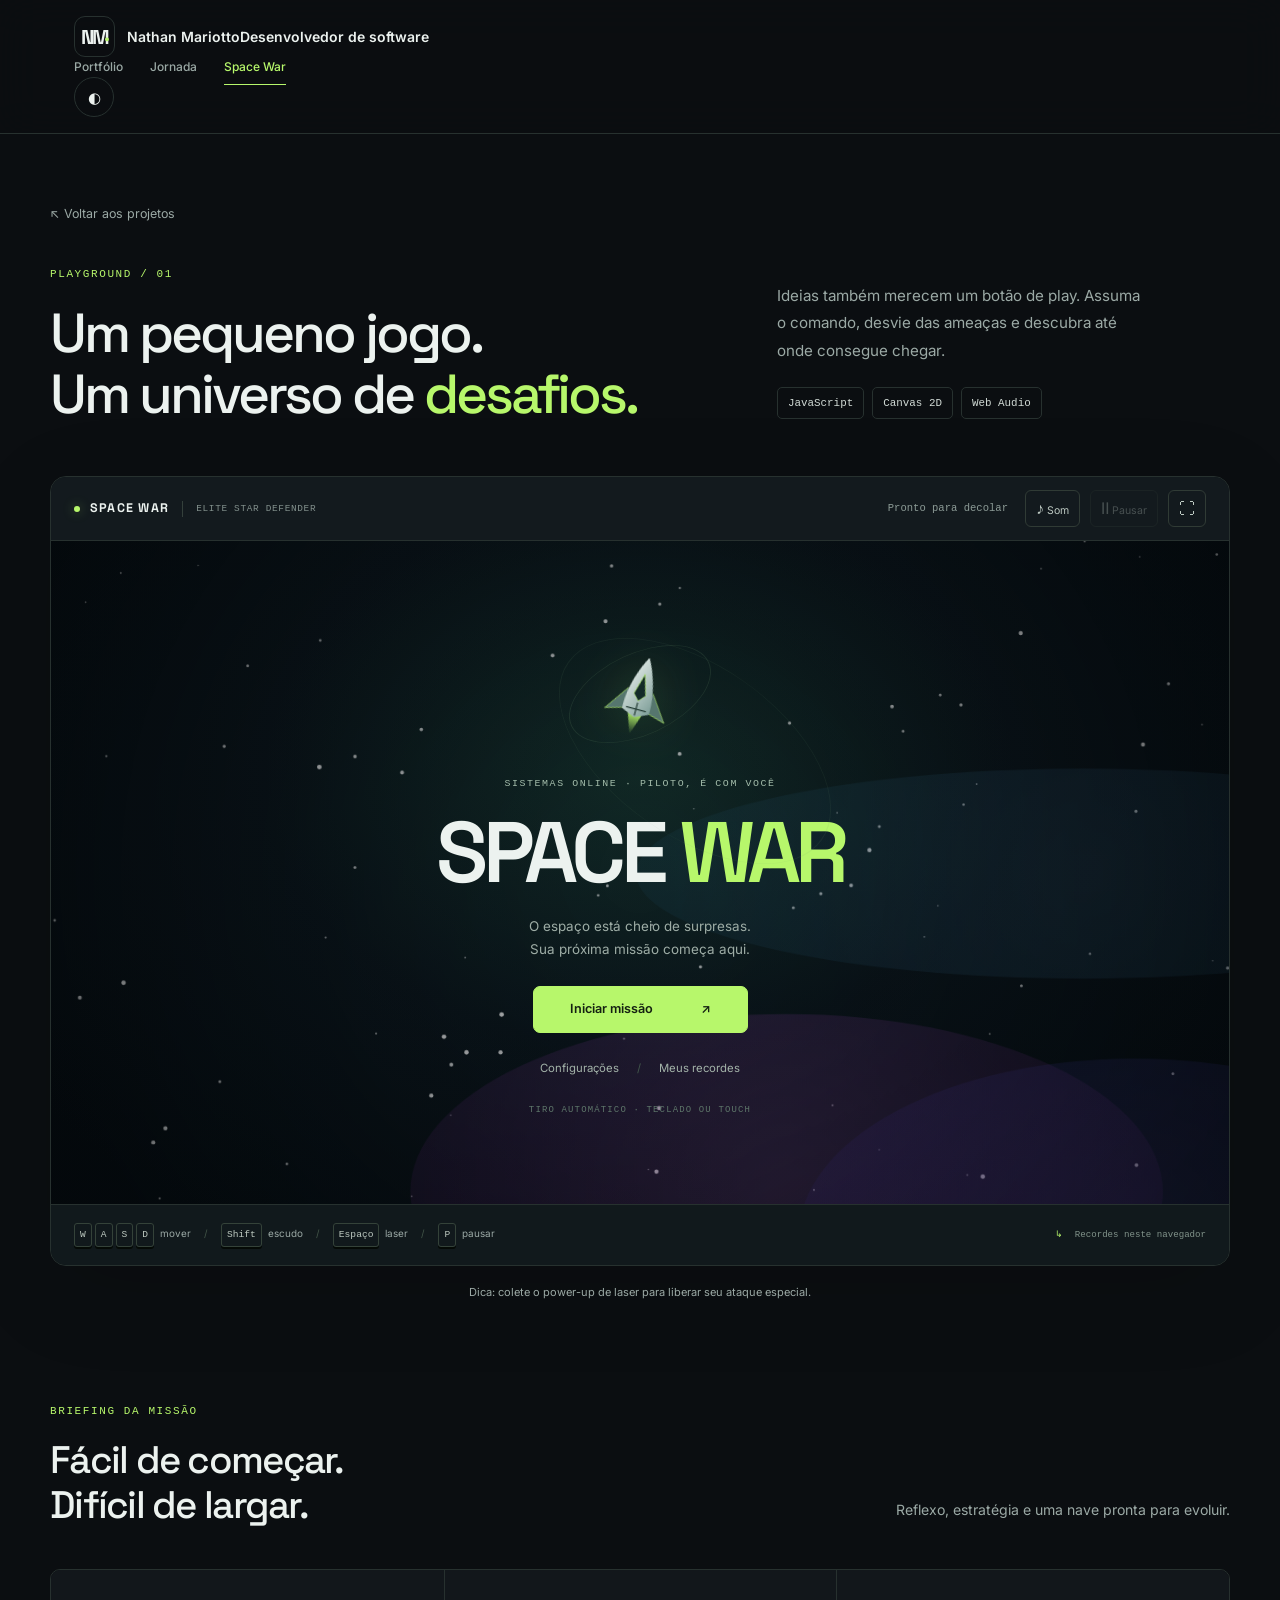
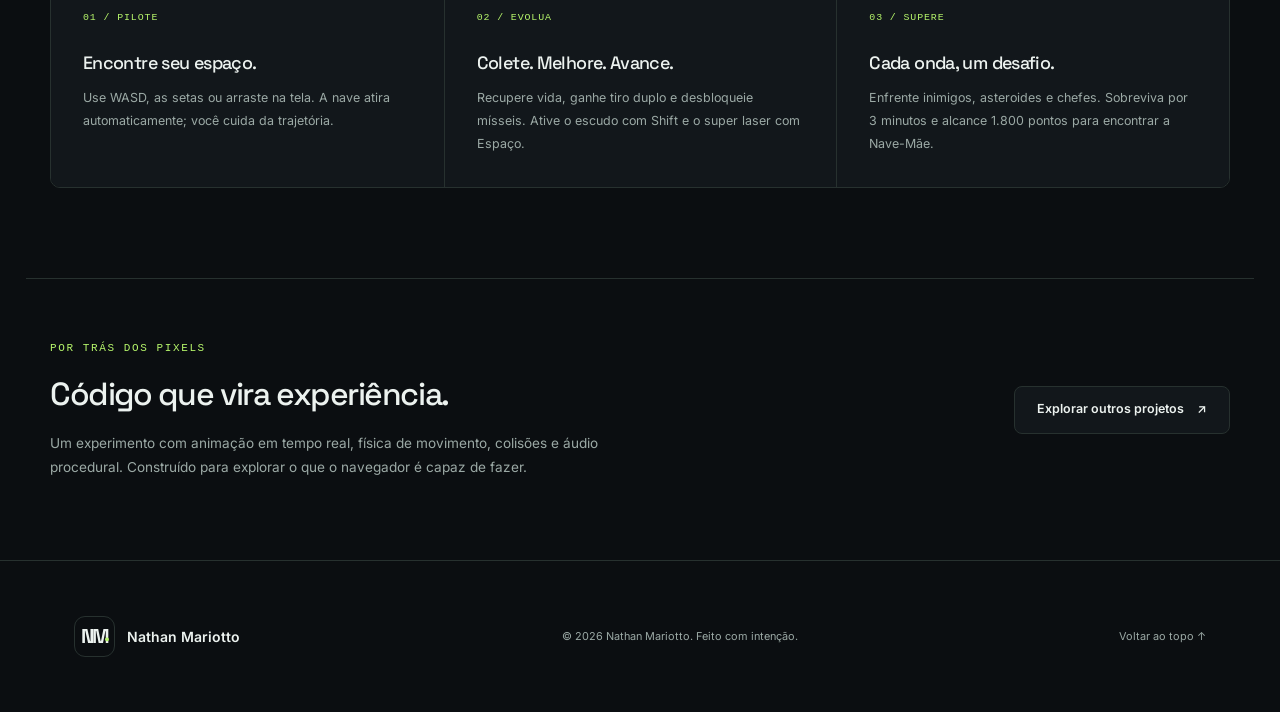
<file: spacewar/index.html>
<!doctype html>
<html lang="pt-BR">
  <head>
    <meta charset="utf-8" />
    <meta name="viewport" content="width=device-width, initial-scale=1" />
    <meta name="theme-color" content="#0b0e11" />
    <meta name="description" content="Space War: um jogo espacial criado por Nathan Mariotto. Pilote, evolua sua nave e enfrente ondas de inimigos direto no navegador." />
    <title>Space War — Nathan Mariotto</title>
    <script src="../theme-init.js?v=20260915-2"></script>
    <link rel="preconnect" href="https://fonts.googleapis.com" />
    <link rel="preconnect" href="https://fonts.gstatic.com" crossorigin />
    <link href="https://fonts.googleapis.com/css2?family=Inter:wght@400;500;600;700&family=Space+Grotesk:wght@400;500;600;700&display=swap" rel="stylesheet" />
    <link rel="stylesheet" href="../style.css?v=20260915-2" />
    <link rel="stylesheet" href="spacewar.css?v=20260915-2" />
    <script src="../script.js?v=20260915-2" defer></script>
    <script src="game.js?v=20260915-2" defer></script>
  </head>
  <body class="spacewar-page">
    <a class="skip-link" href="#conteudo">Pular para o conteúdo</a>
    <header class="site-header">
      <div class="container header-inner">
        <a class="brand" href="../" aria-label="Nathan Mariotto — início"><span class="brand-mark">NM<span>.</span></span><span class="brand-name">Nathan Mariotto<span>Desenvolvedor de software</span></span></a>
        <nav class="main-nav" id="mainNav" aria-label="Navegação principal"><a href="../">Portfólio</a><a href="../jornada/">Jornada</a><a href="#inicio" class="active" aria-current="page">Space War</a></nav>
        <div class="header-actions"><button class="theme-toggle" id="themeToggle" type="button" aria-label="Alternar tema"><span aria-hidden="true">◐</span></button><button class="menu-toggle" id="menuToggle" type="button" aria-label="Abrir menu" aria-controls="mainNav" aria-expanded="false"><span></span><span></span></button></div>
      </div>
    </header>
    <main id="conteudo">
      <section class="container war-intro" id="inicio">
        <div data-reveal><a href="../#projetos" class="war-back">↖ Voltar aos projetos</a><p class="eyebrow">PLAYGROUND / 01</p><h1>Um pequeno jogo.<br />Um universo de <span>desafios.</span></h1></div>
        <div class="war-intro-copy" data-reveal><p>Ideias também merecem um botão de play. Assuma o comando, desvie das ameaças e descubra até onde consegue chegar.</p><div class="war-tags"><span>JavaScript</span><span>Canvas 2D</span><span>Web Audio</span></div></div>
      </section>
      <section class="container war-arcade" aria-label="Jogar Space War">
        <div class="game-shell" id="gameShell" data-screen="menu">
          <div class="game-toolbar"><div class="game-title"><span class="status-dot" aria-hidden="true"></span><strong>SPACE WAR</strong><span class="game-build">ELITE STAR DEFENDER</span></div><div class="game-tools"><span class="game-status" id="gameStatus">Pronto para decolar</span><button type="button" id="soundToggle" aria-pressed="true" aria-label="Desativar som" title="Alternar som">♪<span class="tool-label"> Som</span></button><button type="button" id="pauseButton" disabled aria-label="Pausar jogo">Ⅱ<span class="tool-label"> Pausar</span></button><button type="button" id="fullscreenButton" aria-label="Abrir em tela cheia" title="Tela cheia">⛶</button></div></div>
          <div class="game-stage" id="gameStage">
            <canvas id="game" width="1280" height="720" tabindex="0" aria-label="Área do jogo Space War. Mova com WASD ou setas. Tiro automático. Shift ativa escudo, Espaço ativa laser e P pausa." aria-describedby="hint">Seu navegador precisa oferecer suporte a Canvas para executar este jogo.</canvas>
            <div class="game-overlay" id="gameOverlay">
              <section class="overlay-panel launch-panel" data-panel="menu" aria-labelledby="launchTitle">
                <div class="orbit-ship" aria-hidden="true"><span class="orbit orbit-one"></span><span class="orbit orbit-two"></span><svg viewBox="0 0 120 140"><defs><linearGradient id="hull" x1="0" y1="0" x2="1" y2="1"><stop stop-color="#ecf2ef"/><stop offset="1" stop-color="#7a9b95"/></linearGradient><linearGradient id="flame" x1="0" y1="0" x2="0" y2="1"><stop stop-color="#b7f76b"/><stop offset="1" stop-color="#b7f76b" stop-opacity="0"/></linearGradient></defs><path d="M47 101 60 139 73 101" fill="url(#flame)"/><path d="m39 64-30 43 39-11M81 64l30 43-39-11" fill="#56766e" stroke="#b7f76b"/><path d="M60 8c-5 8-25 48-23 92l23 10 23-10C85 56 65 16 60 8Z" fill="url(#hull)"/><path d="m60 36-10 35 10 11 10-11Z" fill="#132a28" stroke="#b7f76b"/><path d="M43 96h34M60 85v22" stroke="#253d36" stroke-width="2"/></svg></div>
                <p class="game-eyebrow">SISTEMAS ONLINE · PILOTO, É COM VOCÊ</p><h2 id="launchTitle">SPACE <span>WAR</span></h2><p class="launch-description">O espaço está cheio de surpresas.<br />Sua próxima missão começa aqui.</p>
                <button class="button primary launch-button" type="button" data-action="start">Iniciar missão <span aria-hidden="true">↗</span></button>
                <div class="overlay-links"><button type="button" data-action="settings">Configurações</button><span aria-hidden="true">/</span><button type="button" data-action="ranking">Meus recordes</button></div><span class="launch-note">TIRO AUTOMÁTICO · TECLADO OU TOUCH</span>
              </section>
              <section class="overlay-panel settings-panel" data-panel="settings" hidden aria-labelledby="settingsTitle"><p class="game-eyebrow">ANTES DA DECOLAGEM</p><h2 id="settingsTitle">Do seu jeito.</h2><form id="gameSettings"><label class="setting-row" for="difficulty">Dificuldade<select id="difficulty"><option>Fácil</option><option>Normal</option><option>Difícil</option></select></label><label class="setting-row" for="musicVolume">Música<span><input id="musicVolume" type="range" min="0" max="100" step="5" /><output id="musicOutput" for="musicVolume">55%</output></span></label><label class="setting-row" for="sfxVolume">Efeitos<span><input id="sfxVolume" type="range" min="0" max="100" step="5" /><output id="sfxOutput" for="sfxVolume">70%</output></span></label><label class="setting-row" for="audioEnabled">Ativar áudio<input id="audioEnabled" type="checkbox" /></label><label class="setting-row" for="showHints">Exibir dicas<input id="showHints" type="checkbox" /></label></form><button class="button primary" type="button" data-action="menu">Tudo pronto <span aria-hidden="true">↗</span></button></section>
              <section class="overlay-panel ranking-panel" data-panel="ranking" hidden aria-labelledby="rankingTitle"><p class="game-eyebrow">SEU HISTÓRICO DE VOO</p><h2 id="rankingTitle">Meus recordes.</h2><p class="panel-description">As 10 melhores missões neste navegador.</p><ol id="rankingList" class="ranking-list"></ol><div class="panel-actions"><button class="button primary" type="button" data-action="menu">Voltar ao início</button></div></section>
              <section class="overlay-panel pause-panel" data-panel="pause" hidden aria-labelledby="pauseTitle"><span class="pause-symbol" aria-hidden="true">Ⅱ</span><p class="game-eyebrow">RESPIRA. A GALÁXIA PODE ESPERAR.</p><h2 id="pauseTitle">Missão pausada.</h2><p class="panel-description">Seu progresso está aqui. Continue quando quiser.</p><button class="button primary" type="button" data-action="resume">Continuar missão <span aria-hidden="true">↗</span></button><div class="overlay-links"><button type="button" data-action="restart">Recomeçar</button><span aria-hidden="true">/</span><button type="button" data-action="menu">Voltar ao início</button></div></section>
              <section class="overlay-panel result-panel" data-panel="result" hidden aria-labelledby="resultTitle"><p class="game-eyebrow" id="resultEyebrow">ATÉ A PRÓXIMA, PILOTO</p><h2 id="resultTitle">Fim de missão.</h2><p class="result-score"><strong id="resultScore">0</strong><span>pontos conquistados</span></p><p class="panel-description" id="resultSummary"></p><button class="button primary" type="button" data-action="restart">Tentar novamente <span aria-hidden="true">↗</span></button><div class="overlay-links"><button type="button" data-action="menu">Voltar ao início</button><span aria-hidden="true">/</span><button type="button" data-action="ranking">Meus recordes</button></div></section>
            </div>
            <div class="game-live-hint" id="liveHint">Arraste na área do jogo para pilotar.</div>
          </div>
          <div class="mobile-controls" id="mobileControls"><p><span aria-hidden="true">✥</span> Arraste para pilotar<br /><small>O disparo é automático</small></p><button type="button" data-control="shift" aria-label="Ativar escudo"><span aria-hidden="true">◇</span> Escudo</button><button type="button" data-control=" " aria-label="Ativar super laser"><span aria-hidden="true">ϟ</span> Laser</button></div>
          <div class="game-bottom"><p id="hint"><span class="desktop-hint"><kbd>W</kbd><kbd>A</kbd><kbd>S</kbd><kbd>D</kbd> mover <span class="hint-divider">/</span> <kbd>Shift</kbd> escudo <span class="hint-divider">/</span> <kbd>Espaço</kbd> laser <span class="hint-divider">/</span> <kbd>P</kbd> pausar</span><span class="touch-hint">Arraste para pilotar · Use os botões para escudo e laser</span></p><span class="local-save"><span aria-hidden="true">↳</span> Recordes neste navegador</span></div>
          <span class="war-sr-only" id="gameAnnouncer" role="status" aria-live="polite"></span>
        </div>
        <noscript><p class="war-noscript">Ative o JavaScript no navegador para jogar Space War.</p></noscript>
        <p class="game-footnote" id="gameNotice">Dica: colete o power-up de laser para liberar seu ataque especial.</p>
      </section>
      <section class="container war-guide" aria-labelledby="guideTitle">
        <div class="guide-heading" data-reveal><p class="eyebrow">BRIEFING DA MISSÃO</p><h2 id="guideTitle">Fácil de começar.<br />Difícil de largar.</h2><p>Reflexo, estratégia e uma nave pronta para evoluir.</p></div>
        <div class="guide-cards"><article data-reveal><span class="guide-number">01 / PILOTE</span><h3>Encontre seu espaço.</h3><p>Use WASD, as setas ou arraste na tela. A nave atira automaticamente; você cuida da trajetória.</p></article><article data-reveal><span class="guide-number">02 / EVOLUA</span><h3>Colete. Melhore. Avance.</h3><p>Recupere vida, ganhe tiro duplo e desbloqueie mísseis. Ative o escudo com Shift e o super laser com Espaço.</p></article><article data-reveal><span class="guide-number">03 / SUPERE</span><h3>Cada onda, um desafio.</h3><p>Enfrente inimigos, asteroides e chefes. Sobreviva por 3 minutos e alcance 1.800 pontos para encontrar a Nave-Mãe.</p></article></div>
      </section>
      <section class="container war-project" data-reveal><div><p class="eyebrow">POR TRÁS DOS PIXELS</p><h2>Código que vira experiência.</h2><p>Um experimento com animação em tempo real, física de movimento, colisões e áudio procedural. Construído para explorar o que o navegador é capaz de fazer.</p></div><a class="button secondary" href="../#projetos">Explorar outros projetos <span aria-hidden="true">↗</span></a></section>
    </main>
    <footer class="site-footer"><div class="container war-footer-inner"><a class="brand" href="../"><span class="brand-mark">NM<span>.</span></span><span class="brand-name">Nathan Mariotto</span></a><p>© <span id="currentYear">2026</span> Nathan Mariotto. Feito com intenção.</p><a href="#inicio">Voltar ao topo ↑</a></div></footer>
  </body>
</html>
</file>
<file: style.css>
/* Shared design system: portfolio, Jornada and Space War. */
:root {
  color-scheme: dark;
  --page: #0b0e11; --surface: #12171b; --surface-2: #192126;
  --ink: #ecf2ef; --ink-2: #d1dad5; --muted: #9ba9a5; --line: #27312f;
  --teal: #b7f76b; --teal-2: #cafa91; --accent: var(--teal); --accent-ink: #10200b;
  --dark: #0b0e11; --shadow: 0 24px 64px #0003; --header-background: #0b0e11e8;
  --body-background: var(--page); --hero-text: var(--ink); --hero-muted: var(--muted);
  --floating-surface: var(--surface); --radius: 18px; --ease: cubic-bezier(.22, 1, .36, 1);
}
html[data-theme="light"] {
  color-scheme: light; --page: #f6f7f2; --surface: #ffffff; --surface-2: #eaf0e6;
  --ink: #17211c; --ink-2: #34443b; --muted: #5c6b62; --line: #d8e0d3;
  --teal: #487722; --teal-2: #395e1c; --accent-ink: #ffffff;
  --header-background: #f6f7f2eb; --shadow: 0 24px 64px #24351c0d;
}
* { box-sizing: border-box; }
html { scroll-behavior: smooth; scroll-padding-top: 100px; }
body { margin: 0; background: var(--page); color: var(--ink); font-family: "Inter", sans-serif; font-size: 15px; line-height: 1.7; -webkit-font-smoothing: antialiased; }
body::before { content: ""; position: fixed; inset: 0 0 auto; height: 2px; background: var(--teal); z-index: 100; transform: scaleX(var(--scroll-progress, 0)); transform-origin: left; pointer-events: none; }
::selection { background: var(--teal); color: var(--accent-ink); }
img { display: block; max-width: 100%; height: auto; }
a { color: inherit; text-decoration: none; }
button, input, select { font: inherit; }
button, a { -webkit-tap-highlight-color: transparent; }
button { cursor: pointer; }
button:disabled { cursor: not-allowed; opacity: .5; }
button, a, input, select, summary { touch-action: manipulation; }
:focus-visible { outline: 2px solid var(--teal); outline-offset: 5px; }
h1, h2, h3, h4, p { margin: 0; }
h1, h2, h3, h4 { font-family: "Space Grotesk", "Inter", sans-serif; font-weight: 600; line-height: 1.14; }
p { color: var(--muted); }
[hidden] { display: none !important; }
[id] { scroll-margin-top: 100px; }
.container { width: min(100%, 1228px); padding-inline: 24px; margin-inline: auto; }
.section { max-width: 1228px; padding: 104px 24px; margin-inline: auto; }
.accent-text { color: var(--teal); }
.eyebrow, .mono-label, .section-number, .timeline-date, .project-tags, .stack-label { font-family: "SFMono-Regular", Consolas, monospace; font-size: 11px; letter-spacing: 1.6px; font-weight: 500; }
.eyebrow { display: flex; align-items: center; gap: 10px; text-transform: uppercase; color: var(--teal); margin-bottom: 23px; }
.section-number { color: var(--muted); margin-right: 5px; }
.mono-label { color: var(--muted); }
.status-dot { display: inline-block; flex: 0 0 auto; width: 7px; height: 7px; background: var(--teal); border-radius: 50%; box-shadow: 0 0 0 4px color-mix(in srgb, var(--teal) 10%, transparent); }
.sr-only { position: absolute; width: 1px; height: 1px; padding: 0; margin: -1px; overflow: hidden; clip-path: inset(50%); white-space: nowrap; border: 0; }
.skip-link { position: fixed; top: -80px; left: 20px; z-index: 200; background: var(--teal); color: var(--accent-ink); padding: 12px 20px; border-radius: 8px; }
.skip-link:focus { top: 12px; }

/* Shared navigation. */
.site-header { position: sticky; top: 0; z-index: 50; display: flex; align-items: center; justify-content: space-between; gap: 24px; min-height: 88px; padding: 16px max(24px, calc((100vw - 1180px) / 2)); border-bottom: 1px solid var(--line); background: var(--header-background); backdrop-filter: blur(20px); transition: box-shadow .3s; }
.site-header.is-scrolled { box-shadow: 0 8px 25px #0000000a; }
.brand { display: inline-flex; align-items: center; gap: 12px; flex-shrink: 0; }
.brand-mark { width: 41px; height: 41px; display: grid; place-content: center; position: relative; border: 1px solid var(--line); border-radius: 11px; font-family: "Space Grotesk", sans-serif; font-weight: 700; font-size: 20px; letter-spacing: -1.6px; }
.brand-mark span { position: absolute; right: 6px; bottom: 5px; color: var(--teal); }
.brand-name { font-size: 14px; font-weight: 600; line-height: 1.4; }
.brand-caption { display: block; color: var(--muted); font-size: 8px; font-weight: 400; letter-spacing: 1.25px; margin-top: 4px; }
.header-actions { display: flex; align-items: center; gap: 22px; }
.main-nav { display: flex; align-items: center; gap: 27px; }
.main-nav a { color: var(--muted); font-size: 12px; font-weight: 500; position: relative; transition: color .2s; }
.main-nav a:hover, .main-nav a.is-active, .main-nav a[aria-current="page"] { color: var(--teal); }
.main-nav a::after { content: ""; position: absolute; left: 0; right: 0; bottom: -8px; height: 1px; background: var(--teal); transform: scaleX(0); transform-origin: left; transition: transform .3s var(--ease); }
.main-nav a.is-active::after, .main-nav a:hover::after { transform: scaleX(1); }
.main-nav .nav-contact { color: var(--ink); }
.nav-contact span { color: var(--teal); margin-left: 5px; }
.theme-toggle, .menu-toggle { width: 40px; height: 40px; display: grid; place-content: center; padding: 0; border: 1px solid var(--line); border-radius: 50%; background: transparent; color: var(--ink); transition: background .2s, border-color .2s; }
.theme-toggle:hover, .menu-toggle:hover { background: var(--surface-2); border-color: var(--teal); }
.theme-icon-moon { display: none; }
html[data-theme="light"] .theme-icon-sun { display: none; }
html[data-theme="light"] .theme-icon-moon { display: block; }
.menu-toggle { display: none; border-radius: 9px; gap: 5px; }
.menu-toggle span { width: 17px; height: 1px; background: currentColor; transition: transform .25s; }
.menu-toggle[aria-expanded="true"] span:first-child { transform: translateY(3px) rotate(45deg); }
.menu-toggle[aria-expanded="true"] span:last-child { transform: translateY(-3px) rotate(-45deg); }
.button { min-height: 48px; display: inline-flex; align-items: center; justify-content: center; gap: 13px; padding: 13px 22px; border: 1px solid transparent; border-radius: 8px; font-size: 12px; font-weight: 600; line-height: 1.5; transition: transform .25s var(--ease), background .25s, box-shadow .25s, border-color .25s; }
.button:hover { transform: translateY(-3px); }
.button:active { transform: translateY(0); }
.button.primary { background: var(--teal); color: var(--accent-ink); }
.button.primary:hover { background: var(--teal-2); box-shadow: 0 6px 25px color-mix(in srgb, var(--teal) 14%, transparent); }
.button.secondary { background: var(--surface); color: var(--ink); border-color: var(--line); }
.button.secondary:hover { border-color: var(--teal); }
.button.ghost { background: transparent; color: var(--ink); }
.button.ghost:hover { background: var(--surface); }
.button i { font-size: 16px; }
.text-link { display: inline-flex; align-items: center; gap: 15px; font-size: 12px; font-weight: 600; }
.text-link i, .text-link > span { color: var(--teal); transition: transform .25s; }
.text-link:hover { color: var(--teal); }
.text-link:hover i, .text-link:hover > span { transform: translateX(4px); }

/* Opening. */
.hero { position: relative; display: grid; grid-template-columns: 1.25fr 1fr; align-items: center; column-gap: 60px; padding-top: 88px; padding-bottom: 30px; }
.hero-content { position: relative; z-index: 2; }
.hero h1 { font-size: clamp(44px, 4.35vw, 65px); letter-spacing: -3.1px; line-height: 1.08; }
.hero-intro { margin-bottom: 27px; }
.hero-copy { font-size: 14px; line-height: 1.95; max-width: 445px; margin-top: 26px; }
.hero-actions { display: flex; flex-wrap: wrap; align-items: center; gap: 12px; margin-top: 30px; }
.hero-location { display: flex; align-items: center; flex-wrap: wrap; gap: 7px; margin-top: 33px; color: var(--muted); font-size: 10px; }
.hero-location i { font-size: 12px; }
.location-divider { height: 11px; width: 1px; background: var(--line); margin-inline: 7px; }
.hero-visual { position: relative; justify-self: center; width: min(100%, 395px); padding: 18px 20px 35px; }
.portrait-frame { position: relative; border-radius: 16px; overflow: hidden; border: 1px solid #ffffff20; aspect-ratio: 4 / 4.65; transform: rotate(3deg); background: #1a2520; }
.portrait-frame::after { content: ""; position: absolute; inset: 35% 0 0; background: linear-gradient(transparent, #050b08e8); pointer-events: none; }
.portrait-frame img { width: 100%; height: 100%; object-fit: cover; filter: saturate(.55); transition: filter .6s, transform .8s var(--ease); }
.hero-visual:hover .portrait-frame img { filter: saturate(.9); transform: scale(1.035); }
.portrait-caption { position: absolute; z-index: 2; bottom: 25px; left: 25px; display: grid; gap: 3px; color: #f0f3ee; }
.portrait-caption > span:first-child { font-family: "Space Grotesk", sans-serif; font-size: 20px; }
.portrait-caption > span:last-child { font-size: 10px; color: #bec7bf; }
.portrait-orbit { position: absolute; width: 440px; height: 440px; border: 1px solid var(--line); border-radius: 50%; left: 50%; top: 46%; transform: translate(-50%, -50%); }
.portrait-orbit::before { content: "+"; position: absolute; color: var(--teal); top: 30px; left: 47px; font-size: 27px; font-weight: 300; }
.portrait-orbit::after { content: ""; position: absolute; background: var(--teal); width: 5px; height: 5px; border-radius: 50%; right: 0; top: 48%; }
.floating-label { position: absolute; z-index: 3; background: var(--surface); border: 1px solid var(--line); box-shadow: var(--shadow); border-radius: 10px; display: flex; align-items: center; }
.label-quality { left: -28px; top: 37px; gap: 12px; padding: 13px 17px; transform: rotate(-4deg); }
.label-quality i { color: var(--teal); font-size: 25px; }
.label-quality strong { display: block; font-weight: 500; font-size: 11px; }
.label-quality div > span { display: block; font-size: 9px; color: var(--muted); margin-top: 2px; }
.label-code { bottom: 61px; right: -23px; transform: rotate(-4deg); padding: 12px 17px; gap: 10px; font-family: monospace; font-size: 10px; }
.label-code > span { color: var(--teal); font-size: 16px; }
.visual-coordinate { position: absolute; bottom: 5px; left: 28px; font-family: monospace; font-size: 8px; letter-spacing: 2px; color: var(--muted); }
.hero-bottom { grid-column: 1 / -1; display: flex; justify-content: space-between; align-items: center; padding-top: 70px; color: var(--muted); font-size: 9px; letter-spacing: 1.5px; }
.hero-bottom a { display: flex; gap: 15px; align-items: center; letter-spacing: 0; font-size: 11px; }
.hero-bottom i { color: var(--teal); }
.stack-strip { border-block: 1px solid var(--line); }
.stack-track { min-height: 92px; display: flex; align-items: center; justify-content: space-between; gap: 22px; flex-wrap: wrap; padding-block: 24px; }
.stack-track > span:not(.stack-label):not(.stack-star) { font-family: "Space Grotesk", sans-serif; font-size: 16px; color: var(--muted); }
.stack-label { font-size: 8px; letter-spacing: 1.5px; color: var(--muted); }
.stack-star { color: var(--teal); font-size: 15px; }

/* Projects. */
.section-heading { margin-bottom: 40px; }
.section-heading h2 { font-size: clamp(32px, 3.5vw, 46px); letter-spacing: -1.9px; }
.section-heading > p:not(.eyebrow) { max-width: 550px; margin-top: 23px; font-size: 13px; line-height: 1.9; }
.heading-row { display: flex; align-items: flex-end; justify-content: space-between; gap: 40px; }
.heading-row > p { margin-bottom: 4px; }
.featured-projects { display: grid; grid-template-columns: 1fr 1fr; gap: 26px; }
.showcase-card { min-width: 0; }
.showcase-art { position: relative; display: block; height: 310px; overflow: hidden; border-radius: 14px; border: 1px solid var(--line); isolation: isolate; }
.jornada-art { background: #242d23; display: grid; align-content: center; padding: 65px 40px 25px; }
.jornada-art::before { content: ""; position: absolute; inset: 0; z-index: -1; background: radial-gradient(ellipse at 50% 100%, #60824475, transparent 70%); }
.board-preview { width: 100%; border-radius: 8px; transform: perspective(700px) rotateX(12deg) rotateZ(-6deg); box-shadow: 0 25px 45px #0006; transition: transform .65s var(--ease); }
.jornada-art:hover .board-preview { transform: perspective(700px) rotateX(2deg) rotateZ(-2deg) scale(1.04); }
.art-badge { position: absolute; top: 20px; left: 22px; z-index: 2; font-family: monospace; font-size: 8px; color: #e9f0df; letter-spacing: 1.3px; border: 1px solid #ffffff20; border-radius: 5px; padding: 5px 10px; background: #09100b55; }
.art-open { position: absolute; right: 18px; bottom: 18px; z-index: 3; width: 34px; height: 34px; display: grid; place-content: center; border: 1px solid #ffffff30; border-radius: 50%; color: #eaf0e7; background: #10151070; transition: background .2s, transform .3s; }
.showcase-art:hover .art-open { background: #b7f76b; color: #10200b; transform: rotate(45deg); }
.space-art { background: #101820; }
.space-art::before { content: ""; position: absolute; inset: 0; z-index: -1; background-image: radial-gradient(circle, #bdebb570 1px, transparent 1.5px), radial-gradient(ellipse at 78% 70%, #1d4c3d80, transparent 60%); background-size: 39px 39px, 100% 100%; opacity: .75; }
.space-art-title { position: absolute; left: 40px; top: 95px; }
.space-art-title > span { color: #9cadad; font: 8px monospace; letter-spacing: 2px; }
.space-art-title strong { display: block; color: #eff3ed; font: 600 58px/.93 "Space Grotesk", sans-serif; letter-spacing: -3px; margin-top: 14px; }
.space-art-title em { font-style: normal; color: #b7f76b; }
.preview-rocket { position: absolute; color: #bedfcb; font-size: 87px; right: 65px; top: 109px; transform: rotate(32deg); filter: drop-shadow(-12px 25px 15px #6be7b82b); transition: transform .7s var(--ease); }
.space-art:hover .preview-rocket { transform: translate(9px, -12px) rotate(32deg); }
.space-orbit { position: absolute; border: 1px solid #a3d7af20; border-radius: 50%; width: 220px; height: 220px; right: -30px; top: 100px; }
.orbit-two { width: 310px; height: 310px; right: -75px; top: 55px; }
.space-spark { position: absolute; height: 24px; width: 2px; background: linear-gradient(transparent, #b7f76b); transform: rotate(32deg); }
.spark-one { top: 100px; right: 47px; }
.spark-two { top: 205px; right: 230px; }
.showcase-info { padding: 24px 2px 0; }
.project-tags { display: flex; gap: 14px; font-size: 8px; letter-spacing: 1.2px; color: var(--muted); margin-bottom: 13px; }
.showcase-info h3 { font-size: 25px; letter-spacing: -.7px; }
.showcase-info h3 a { display: flex; justify-content: space-between; gap: 10px; }
.showcase-info h3 span { color: var(--muted); font-size: 22px; }
.showcase-info p { margin: 12px 0 18px; max-width: 500px; font-size: 12px; line-height: 1.85; }
.project-library-heading { display: flex; justify-content: space-between; align-items: center; margin-top: 72px; margin-bottom: 25px; gap: 16px; }
.project-library-heading h3 { font-size: 24px; letter-spacing: -.7px; }
.project-library-heading .mono-label { font-size: 8px; }
.project-filters { display: flex; flex-wrap: wrap; gap: 7px; margin-bottom: 23px; }
.filter-button { border: 1px solid var(--line); border-radius: 6px; padding: 7px 14px; background: transparent; color: var(--muted); font-size: 10px; min-height: 36px; transition: background .2s, color .2s, border-color .2s; }
.filter-button span { font-size: 8px; margin-left: 7px; opacity: .65; }
.filter-button.is-active { border-color: var(--teal); color: var(--accent-ink); background: var(--teal); }
.filter-button:hover:not(.is-active) { border-color: var(--muted); color: var(--ink); }
.projects-grid { display: grid; grid-template-columns: repeat(3, 1fr); gap: 16px; }
.project-card { min-width: 0; padding: 25px; border: 1px solid var(--line); border-radius: 12px; background: var(--surface); display: flex; flex-direction: column; transition: transform .35s var(--ease), border-color .35s, background .35s; }
.project-card:hover { transform: translateY(-4px); border-color: color-mix(in srgb, var(--teal) 45%, var(--line)); background: var(--surface-2); }
.project-topline { display: flex; align-items: center; justify-content: space-between; margin-bottom: 24px; }
.project-topline i { color: var(--teal); font-size: 21px; }
.project-topline > span { color: var(--muted); font: 9px monospace; }
.project-card h3 { font-size: 16px; letter-spacing: -.35px; }
.project-card > p { font-size: 11px; line-height: 1.9; margin-top: 11px; margin-bottom: 24px; }
.project-card-bottom { display: flex; align-items: center; justify-content: space-between; flex-wrap: wrap; gap: 8px; padding-top: 16px; margin-top: auto; border-top: 1px solid var(--line); font-size: 9px; }
.project-card-bottom > span { color: var(--muted); }
.project-card-bottom a:hover { color: var(--teal); }
.private-label { font-size: 8px; }
.all-projects-link { display: flex; justify-content: center; gap: 16px; font-size: 11px; margin-top: 29px; color: var(--muted); }
.all-projects-link span { color: var(--teal); }
.all-projects-link:hover { color: var(--ink); }

/* Expertise and trajectory. */
.expertise-section { background: color-mix(in srgb, var(--surface) 60%, var(--page)); border-block: 1px solid var(--line); }
.expertise-grid { display: grid; grid-template-columns: 1.1fr 1fr 1fr; gap: 17px; }
.expertise-card { background: var(--page); border: 1px solid var(--line); border-radius: 12px; padding: 26px; }
.expertise-card > i { display: inline-block; color: var(--teal); font-size: 22px; margin-bottom: 24px; }
.expertise-card h3 { font-size: 17px; letter-spacing: -.4px; }
.expertise-card > p { margin: 13px 0 20px; font-size: 11px; line-height: 1.9; }
.expertise-featured { grid-row: span 2; display: flex; flex-direction: column; justify-content: center; background: linear-gradient(150deg, color-mix(in srgb, var(--teal) 7%, var(--page)), var(--page)); }
.expertise-featured h3 { font-size: 27px; line-height: 1.2; letter-spacing: -1px; margin-top: 19px; }
.expertise-featured > p { margin-block: 19px 28px; font-size: 12px; }
.expertise-featured .mono-label { font-size: 8px; color: var(--teal); }
.expertise-icon { width: 59px; height: 59px; border-radius: 14px; border: 1px solid color-mix(in srgb, var(--teal) 30%, var(--line)); display: grid; place-content: center; font-size: 29px; color: var(--teal); margin-bottom: 40px; }
.skill-chips { display: flex; flex-wrap: wrap; gap: 7px; }
.skill-chips span { padding: 4px 9px; border: 1px solid var(--line); border-radius: 4px; font-size: 8px; color: var(--muted); }
.trajectory-section { display: grid; grid-template-columns: 1fr 1.1fr; gap: 100px; }
.trajectory-section .section-heading { position: sticky; top: 145px; align-self: start; }
.trajectory-section .section-heading > p:not(.eyebrow) { max-width: 355px; }
.trajectory-section .text-link { margin-top: 24px; font-size: 11px; }
.timeline { padding-left: 27px; border-left: 1px solid var(--line); }
.timeline-item { position: relative; padding: 0 0 35px; margin-bottom: 33px; border-bottom: 1px solid var(--line); }
.timeline-item::before { content: ""; position: absolute; left: -32px; top: 7px; width: 9px; height: 9px; border: 2px solid var(--page); border-radius: 50%; background: var(--muted); box-shadow: 0 0 0 1px var(--line); }
.timeline-item:first-child::before { background: var(--teal); box-shadow: 0 0 0 4px color-mix(in srgb, var(--teal) 9%, transparent); }
.timeline-item:last-child { border: 0; margin: 0; padding-bottom: 0; }
.timeline-top { display: flex; justify-content: space-between; align-items: center; gap: 14px; }
.timeline-date { font-size: 9px; color: var(--muted); letter-spacing: 1px; }
.timeline-item h3 { font-size: 22px; letter-spacing: -.6px; margin-top: 13px; }
.timeline-company { display: block; font-size: 12px; color: var(--muted); margin-top: 6px; }
.timeline-item p { margin-top: 15px; font-size: 12px; line-height: 1.9; }
.timeline-item .skill-chips { margin-top: 18px; }
.current-badge { display: inline-flex; align-items: center; gap: 7px; color: var(--teal); font-size: 9px; }
.current-badge .status-dot { width: 5px; height: 5px; box-shadow: none; }

/* Contact and shared footer. */
.contact-section { padding-bottom: 70px; }
.contact-panel { position: relative; overflow: hidden; padding: 65px 60px; background: var(--surface); border: 1px solid var(--line); border-radius: 18px; }
.contact-copy { position: relative; z-index: 1; }
.contact-copy h2 { font-size: clamp(35px, 4vw, 55px); line-height: 1.14; letter-spacing: -2px; }
.contact-copy > p:not(.eyebrow) { font-size: 13px; margin-top: 22px; }
.contact-copy > .button { margin-top: 27px; }
.contact-links { display: flex; flex-wrap: wrap; gap: 26px; margin-top: 29px; }
.contact-links a { display: inline-flex; align-items: center; gap: 7px; color: var(--muted); font-size: 10px; transition: color .2s; }
.contact-links a:hover { color: var(--teal); }
.contact-orbit { position: absolute; width: 480px; height: 480px; border: 1px solid var(--line); border-radius: 50%; right: -90px; top: 30px; }
.contact-orbit::before, .contact-orbit::after { content: ""; position: absolute; border: 1px solid var(--line); border-radius: 50%; }
.contact-orbit::before { inset: 50px; }
.contact-orbit::after { inset: 100px; background: radial-gradient(circle, color-mix(in srgb, var(--teal) 4%, transparent), transparent 70%); }
.site-footer { display: flex; align-items: center; justify-content: space-between; gap: 20px; padding: 25px max(24px, calc((100vw - 1180px) / 2)); border-top: 1px solid var(--line); color: var(--muted); font-size: 10px; }
.site-footer a { color: var(--ink); }
.site-footer a i { color: var(--teal); margin-left: 8px; }

/* Progressive motion: all content is available without JavaScript. */
@keyframes enter { from { opacity: 0; transform: translateY(22px); } to { opacity: 1; transform: translateY(0); } }
@keyframes drift { 0%, 100% { translate: 0 0; } 50% { translate: 0 -8px; } }
@media (prefers-reduced-motion: no-preference) {
  .hero-intro { animation: enter .8s var(--ease) both; }
  .hero h1 { animation: enter 1s .1s var(--ease) both; }
  .hero-copy { animation: enter 1s .2s var(--ease) both; }
  .hero-actions, .hero-location { animation: enter 1s .3s var(--ease) both; }
  .hero-visual { animation: enter 1.2s .2s var(--ease) both; }
  .label-quality { animation: drift 7s ease-in-out infinite; }
  .label-code { animation: drift 8s 1s ease-in-out infinite; }
  .reveal { opacity: 0; transform: translateY(22px); transition: opacity .8s var(--ease), transform .8s var(--ease); transition-delay: var(--reveal-delay, 0ms); }
  .reveal.is-visible { opacity: 1; transform: translateY(0); }
}
@media (min-width: 1600px) { .hero { padding-top: 112px; padding-bottom: 40px; } }
@media (max-width: 1050px) {
  .main-nav { gap: 19px; }
  .hero { column-gap: 35px; }
  .hero h1 { font-size: 53px; letter-spacing: -2.6px; }
  .hero-visual { width: 335px; }
  .portrait-orbit { width: 365px; height: 365px; }
  .label-quality { left: -13px; }
  .label-code { right: -8px; }
  .stack-track { gap: 16px; }
  .stack-track > span:not(.stack-label):not(.stack-star) { font-size: 14px; }
  .stack-label { display: none; }
  .trajectory-section { gap: 55px; }
  .showcase-art { height: 280px; }
  .preview-rocket { right: 35px; }
  .expertise-card { padding: 22px; }
}
@media (max-width: 800px) {
  .site-header { min-height: 76px; padding-block: 14px; gap: 15px; }
  .header-actions { gap: 9px; }
  .brand-caption { font-size: 7px; }
  .menu-toggle { display: grid; }
  .main-nav { position: absolute; left: 16px; right: 16px; top: calc(100% + 8px); display: flex; flex-direction: column; align-items: stretch; gap: 0; background: var(--surface); border: 1px solid var(--line); border-radius: 12px; box-shadow: var(--shadow); padding: 9px; visibility: hidden; opacity: 0; transform: translateY(-8px); transition: opacity .2s, transform .2s, visibility .2s; }
  .main-nav.is-open { visibility: visible; opacity: 1; transform: translateY(0); }
  .main-nav a { font-size: 14px; padding: 13px; border-radius: 6px; }
  .main-nav a:hover { background: var(--surface-2); }
  .main-nav a::after { display: none; }
  .hero { grid-template-columns: 1fr .8fr; column-gap: 20px; padding-top: 68px; }
  .hero h1 { font-size: 43px; letter-spacing: -2px; }
  .hero-copy { font-size: 12px; }
  .hero-intro { font-size: 9px; }
  .hero-visual { width: 265px; padding: 15px 12px 30px; }
  .portrait-orbit { width: 280px; height: 280px; }
  .floating-label { padding: 9px 12px; }
  .label-quality { top: 10px; }
  .label-quality strong { font-size: 9px; }
  .label-quality div > span { font-size: 8px; }
  .label-quality i { font-size: 19px; }
  .label-code { font-size: 8px; bottom: 30px; }
  .portrait-caption { bottom: 32px; left: 15px; }
  .portrait-caption > span:first-child { font-size: 17px; }
  .visual-coordinate { font-size: 6px; letter-spacing: 1.5px; }
  .hero-location { font-size: 9px; }
  .hero-location .location-divider, .hero-location .location-divider + span { display: none; }
  .hero-actions { gap: 6px; }
  .hero-actions .button { padding: 12px 15px; font-size: 10px; }
  .hero-bottom { padding-top: 45px; }
  .hero-bottom > span { font-size: 7px; }
  .section { padding-block: 75px; }
  .heading-row { gap: 30px; }
  .heading-row > p { max-width: 250px; font-size: 11px; }
  .showcase-art { height: 240px; }
  .jornada-art { padding-inline: 25px; }
  .space-art-title { left: 25px; top: 88px; }
  .space-art-title > span { font-size: 6px; }
  .space-art-title strong { font-size: 47px; }
  .preview-rocket { font-size: 66px; right: 24px; top: 105px; }
  .showcase-info h3 { font-size: 20px; }
  .projects-grid { grid-template-columns: repeat(2, 1fr); }
  .expertise-grid { grid-template-columns: 1fr 1fr; }
  .expertise-featured { grid-column: 1 / -1; grid-row: auto; }
  .expertise-icon { margin-bottom: 22px; }
  .expertise-featured h3 br { display: none; }
  .trajectory-section { gap: 35px; grid-template-columns: 1fr 1.1fr; }
  .contact-panel { padding: 45px 35px; }
  .site-footer > span { display: none; }
}
@media (max-width: 600px) {
  .container { padding-inline: 22px; }
  .section { padding: 64px 22px; }
  .site-header { padding-inline: 20px; }
  .brand { gap: 9px; }
  .brand-mark { width: 35px; height: 35px; font-size: 18px; }
  .brand-name { font-size: 12px; }
  .brand-caption { font-size: 6px; letter-spacing: .9px; }
  .theme-toggle, .menu-toggle { width: 36px; height: 36px; }
  .hero { grid-template-columns: 1fr; padding-top: 49px; }
  .hero h1 { font-size: clamp(39px, 9.5vw, 56px); letter-spacing: -2px; }
  .hero-intro { font-size: 10px; margin-bottom: 23px; }
  .hero-copy { max-width: 450px; font-size: 13px; margin-top: 24px; }
  .hero-actions { gap: 9px; margin-top: 25px; }
  .hero-actions .button { font-size: 11px; padding: 12px 17px; }
  .hero-location { margin-top: 24px; gap: 5px; font-size: 8px; }
  .hero-visual { margin-top: 46px; width: 285px; }
  .portrait-orbit { width: 310px; height: 310px; }
  .portrait-frame { aspect-ratio: 1 / 1.05; }
  .portrait-frame img { object-position: 50% 40%; }
  .label-quality { left: -14px; top: 6px; }
  .label-code { right: -15px; bottom: 40px; }
  .visual-coordinate { left: 17px; bottom: 10px; }
  .hero-bottom { padding-top: 30px; }
  .hero-bottom > span { font-size: 6px; letter-spacing: 1px; }
  .hero-bottom a { font-size: 9px; gap: 8px; }
  .stack-track { justify-content: center; gap: 12px 17px; min-height: auto; }
  .stack-track > span:not(.stack-label):not(.stack-star) { font-size: 12px; }
  .stack-star { font-size: 11px; }
  .section-heading h2 { font-size: 34px; letter-spacing: -1.5px; }
  .heading-row { display: block; }
  .heading-row > p { max-width: 360px; font-size: 12px; margin-top: 20px; }
  .heading-row > p br { display: none; }
  .eyebrow { font-size: 9px; letter-spacing: 1.4px; margin-bottom: 19px; }
  .featured-projects { grid-template-columns: 1fr; gap: 35px; }
  .showcase-art { height: 270px; }
  .jornada-art { padding: 62px 32px 20px; }
  .space-art-title { top: 90px; left: 30px; }
  .space-art-title strong { font-size: 55px; }
  .space-art-title > span { font-size: 7px; }
  .preview-rocket { right: 43px; top: 110px; font-size: 75px; }
  .showcase-info h3 { font-size: 23px; }
  .showcase-info p { font-size: 12px; }
  .project-library-heading { margin-top: 51px; }
  .project-library-heading h3 { font-size: 22px; }
  .project-library-heading .mono-label { display: none; }
  .project-filters { gap: 6px; }
  .filter-button { padding: 7px 10px; font-size: 9px; }
  .projects-grid { grid-template-columns: 1fr; gap: 12px; }
  .project-card { padding: 23px; }
  .project-topline { margin-bottom: 20px; }
  .project-card h3 { font-size: 18px; }
  .project-card > p { font-size: 12px; }
  .project-card-bottom { font-size: 10px; }
  .all-projects-link { font-size: 10px; gap: 10px; }
  .expertise-grid { grid-template-columns: 1fr; gap: 13px; }
  .expertise-card { padding: 26px; }
  .expertise-featured h3 { font-size: 29px; }
  .expertise-card h3 { font-size: 20px; }
  .expertise-card > p { font-size: 12px; }
  .skill-chips span { font-size: 9px; }
  .trajectory-section { grid-template-columns: 1fr; gap: 5px; }
  .trajectory-section .section-heading { position: static; }
  .timeline { margin-top: 10px; }
  .timeline-item h3 { font-size: 23px; }
  .contact-section { padding-bottom: 45px; }
  .contact-panel { padding: 35px 24px; }
  .contact-copy h2 { font-size: 34px; letter-spacing: -1.5px; }
  .contact-copy .eyebrow { font-size: 8px; letter-spacing: .9px; }
  .contact-copy > p:not(.eyebrow) { font-size: 12px; }
  .contact-copy > p br { display: none; }
  .contact-orbit { right: -350px; }
  .contact-links { gap: 17px; }
  .contact-links a { font-size: 9px; }
  .site-footer { padding: 23px 22px; font-size: 8px; gap: 14px; }
}
@media (prefers-reduced-motion: reduce) {
  html { scroll-behavior: auto; }
  *, *::before, *::after { animation: none !important; transition: none !important; }
  .reveal { opacity: 1 !important; transform: none !important; }
}
</file>
<file: jornada/jornada.css>
.jornada-page { background: var(--page); }
.jornada-page h1, .jornada-page h2, .jornada-page h3, .jornada-page h4 { font-family: "Space Grotesk", "Inter", sans-serif; }
.jornada-page [hidden] { display: none !important; }
.case-hero { padding-top: 38px; }
.case-breadcrumb { display: flex; align-items: center; justify-content: space-between; gap: 20px; margin-bottom: 68px; color: var(--muted); font-size: .76rem; }
.case-breadcrumb a { display: inline-flex; align-items: center; gap: 10px; color: var(--muted); transition: color .2s; }
.case-breadcrumb a:hover { color: var(--teal); }
.case-breadcrumb > span { font-family: ui-monospace, monospace; text-transform: uppercase; letter-spacing: .07em; }
.case-hero-grid { display: grid; grid-template-columns: 1fr 1.08fr; align-items: center; gap: 48px; }
.case-hero-content .eyebrow { display: flex; align-items: center; gap: 9px; margin-bottom: 24px; }
.status-dot { display: inline-block; flex: 0 0 auto; width: 6px; height: 6px; border-radius: 50%; background: var(--teal); box-shadow: 0 0 0 4px color-mix(in srgb, var(--teal) 10%, transparent); }
.case-hero h1 { margin: 0; font-size: clamp(2.8rem, 4.8vw, 4.5rem); line-height: 1.03; font-weight: 600; letter-spacing: -.065em; }
.case-hero h1 span { color: var(--teal); }
.case-tagline { margin: 26px 0 12px; color: var(--ink); font-size: 1.08rem; font-weight: 500; }
.case-lead { max-width: 490px; margin: 0; color: var(--muted); font-size: .99rem; line-height: 1.8; }
.case-actions { display: flex; flex-wrap: wrap; gap: 12px; margin-top: 28px; }
.case-actions .button { font-size: .84rem; }
.download-note { margin: 13px 0 0; color: var(--muted); font-size: .68rem; }
.case-hero-visual { position: relative; min-width: 0; }
.case-hero-visual::before { position: absolute; inset: -65px -30px; z-index: -1; background: radial-gradient(ellipse, color-mix(in srgb, var(--teal) 10%, transparent), transparent 68%); content: ""; pointer-events: none; }
.case-screen { overflow: hidden; border: 1px solid var(--line); border-radius: 14px; background: var(--surface); box-shadow: 0 25px 65px rgb(0 0 0 / .18); transform: perspective(1200px) rotateY(-4deg) rotateX(2deg); transition: transform .6s; }
.case-screen:hover, .case-screen:focus-within { transform: perspective(1200px) rotateY(0) rotateX(0); }
.screen-toolbar { display: flex; align-items: center; justify-content: space-between; gap: 12px; min-height: 44px; padding: 0 16px; border-bottom: 1px solid var(--line); color: var(--muted); background: var(--surface); font-family: ui-monospace, monospace; font-size: .62rem; }
.window-dots { display: flex; gap: 5px; }
.window-dots i { width: 6px; height: 6px; border-radius: 50%; background: var(--muted); opacity: .35; }
.window-dots i:first-child { background: var(--teal); opacity: .8; }
.screen-image { position: relative; overflow: hidden; }
.screen-image > img { display: block; width: 100%; height: auto; transition: transform .7s; }
.screen-image:hover > img { transform: scale(1.025); }
.preview-expand { position: absolute; bottom: 14px; right: 14px; display: inline-flex; align-items: center; gap: 8px; padding: 10px 13px; border: 1px solid #ffffff40; border-radius: 6px; background: #0b0e11db; backdrop-filter: blur(10px); color: #ecf2ef; font: inherit; font-size: .72rem; cursor: pointer; transition: background .2s; }
.preview-expand:hover { background: #0b0e11; }
.game-loop { display: flex; align-items: center; justify-content: center; gap: 12px; padding: 20px 14px; color: var(--muted); font-family: ui-monospace, monospace; font-size: .68rem; }
.game-loop i { opacity: .5; font-size: .6rem; }
.game-loop strong { padding: 5px 8px; color: var(--teal); background: color-mix(in srgb, var(--teal) 8%, transparent); border: 1px solid color-mix(in srgb, var(--teal) 20%, transparent); border-radius: 4px; }
.visual-caption { display: flex; align-items: center; justify-content: center; gap: 10px; margin: 20px 0 0; color: var(--muted); font-size: .7rem; }
.visual-caption .status-dot { width: 4px; height: 4px; box-shadow: none; }
.case-facts { display: grid; grid-template-columns: repeat(4, 1fr); gap: 24px; margin: 80px 0 0; padding: 30px 0; border-top: 1px solid var(--line); border-bottom: 1px solid var(--line); }
.case-facts > div + div { padding-left: 26px; border-left: 1px solid var(--line); }
.case-facts dt { margin-bottom: 10px; color: var(--muted); font-family: ui-monospace, monospace; text-transform: uppercase; font-size: .65rem; letter-spacing: .1em; }
.case-facts dd { display: flex; align-items: center; gap: 10px; margin: 0; color: var(--ink); font-size: .87rem; font-weight: 500; }
.case-section-heading { display: grid; grid-template-columns: 1.2fr 1fr; align-items: end; gap: 64px; margin-bottom: 44px; }
.case-section-heading h2, .world-copy h2, .result-panel h2 { margin: 0; color: var(--ink); font-size: clamp(2rem, 3.8vw, 3rem); font-weight: 500; line-height: 1.13; letter-spacing: -.045em; }
.case-section-heading > p, .case-section-heading > div > p:not(.eyebrow), .world-copy > p:not(.eyebrow), .result-panel > p:not(.eyebrow) { margin: 0; color: var(--muted); font-size: .92rem; line-height: 1.8; }
.overview-grid { display: grid; grid-template-columns: repeat(3, 1fr); gap: 18px; }
.case-card { position: relative; padding: 30px; border: 1px solid var(--line); border-radius: 12px; background: var(--surface); transition: border-color .25s, transform .25s; }
.case-card:hover { transform: translateY(-5px); border-color: color-mix(in srgb, var(--teal) 45%, var(--line)); }
.card-icon { display: grid; width: 44px; height: 44px; place-items: center; margin-bottom: 35px; border: 1px solid var(--line); border-radius: 10px; color: var(--teal); background: var(--surface-2); font-size: 1.2rem; }
.card-label { display: block; color: var(--muted); font-family: ui-monospace, monospace; font-size: .65rem; letter-spacing: .06em; text-transform: uppercase; }
.case-card h3 { margin: 12px 0; font-size: 1.25rem; font-weight: 500; letter-spacing: -.035em; }
.case-card p { margin: 0; color: var(--muted); font-size: .86rem; line-height: 1.8; }
.case-solution-wrap, .presentation-wrap { border-top: 1px solid var(--line); border-bottom: 1px solid var(--line); background: var(--surface); }
.audience-tabs { display: flex; gap: 4px; width: fit-content; margin-bottom: 24px; padding: 5px; border: 1px solid var(--line); border-radius: 8px; background: var(--page); }
.audience-tabs button { display: inline-flex; align-items: center; justify-content: center; gap: 10px; padding: 12px 21px; border: 0; border-radius: 5px; color: var(--muted); background: transparent; font: inherit; font-size: .82rem; cursor: pointer; transition: color .2s, background .2s; }
.audience-tabs button[aria-selected="true"] { color: var(--dark); background: var(--teal); }
.audience-tabs button:hover:not([aria-selected="true"]) { color: var(--ink); background: var(--surface); }
.audience-panel { display: grid; grid-template-columns: .9fr 1.1fr; border: 1px solid var(--line); border-radius: 12px; overflow: hidden; background: var(--page); }
.audience-panel + .audience-panel { margin-top: 24px; }
.audience-experience.is-enhanced .audience-panel { margin-top: 0; }
.audience-intro { position: relative; padding: 40px; border-right: 1px solid var(--line); overflow: hidden; background: linear-gradient(135deg, color-mix(in srgb, var(--teal) 5%, transparent), transparent 80%); }
.audience-number { display: block; margin: 0 0 35px; color: color-mix(in srgb, var(--muted) 20%, transparent); font-family: "Space Grotesk", sans-serif; font-size: 4.5rem; font-weight: 500; line-height: 1; letter-spacing: -.08em; }
.audience-intro h3 { margin: 0 0 18px; font-size: clamp(1.6rem, 2.7vw, 2.2rem); font-weight: 500; letter-spacing: -.035em; line-height: 1.15; }
.audience-intro > p:not(.eyebrow) { max-width: 330px; margin: 0; color: var(--muted); font-size: .86rem; line-height: 1.8; }
.text-link { display: inline-flex; align-items: center; gap: 11px; margin-top: 25px; color: var(--ink); font-size: .8rem; font-weight: 500; text-decoration: none; transition: color .2s; }
.text-link:hover { color: var(--teal); }
.text-link i { transition: transform .2s; }
.text-link:hover i { transform: translate(2px, -2px); }
.feature-list { padding: 15px 36px; }
.feature-list article { display: flex; gap: 18px; padding: 21px 0; }
.feature-list article + article { border-top: 1px solid var(--line); }
.feature-list article > i { margin-top: 2px; color: var(--teal); font-size: 1.1rem; }
.feature-list h4 { margin: 0 0 6px; font-size: .96rem; font-weight: 500; }
.feature-list p { margin: 0; color: var(--muted); font-size: .79rem; line-height: 1.75; }
.process-grid { display: grid; grid-template-columns: repeat(5, 1fr); gap: 0; padding: 0; margin: 0; list-style: none; }
.process-step { position: relative; padding: 0 24px 0 0; }
.process-step::before { position: absolute; top: 19px; left: 50px; right: 0; height: 1px; background: var(--line); content: ""; }
.process-step:last-child::before { display: none; }
.step-number { position: relative; display: inline-flex; align-items: center; justify-content: center; width: 38px; height: 38px; margin-bottom: 28px; border: 1px solid var(--line); border-radius: 50%; color: var(--teal); background: var(--surface); font-family: ui-monospace, monospace; font-size: .75rem; transition: border-color .2s, background .2s; }
.process-step:hover .step-number { border-color: var(--teal); background: var(--surface-2); }
.process-step h3 { margin: 0 0 11px; font-size: 1rem; font-weight: 500; }
.process-step p { max-width: 175px; margin: 0; color: var(--muted); font-size: .79rem; line-height: 1.8; }
.case-world { display: grid; grid-template-columns: .8fr 1.2fr; align-items: center; gap: 64px; padding-top: 20px; }
.world-copy > p:not(.eyebrow) { margin-top: 22px; }
.world-tags { display: flex; flex-wrap: wrap; gap: 8px; margin-top: 26px; }
.world-tags span, .tech-tags span { display: inline-flex; align-items: center; padding: 6px 10px; border: 1px solid var(--line); border-radius: 5px; color: var(--muted); font-size: .68rem; }
.world-art { position: relative; min-height: 390px; overflow: hidden; border: 1px solid var(--line); border-radius: 12px; background: #ecc086; }
.world-background { position: absolute; inset: 0; width: 100%; height: 100%; object-fit: cover; opacity: .72; }
.world-art::after { position: absolute; inset: 0; background: linear-gradient(0deg, #27180980, transparent 35%); content: ""; }
.world-logo { position: absolute; top: 6px; left: 1%; width: 70%; height: auto; filter: drop-shadow(0 12px 20px #71432333); transform: rotate(-5deg); transition: transform .7s; }
.world-character { position: absolute; bottom: 26px; right: -48px; width: 70%; height: auto; filter: drop-shadow(0 12px 15px #71432350); transition: transform .7s; }
.world-art:hover .world-logo { transform: rotate(-2deg) translateY(-5px); }
.world-art:hover .world-character { transform: translateY(-8px) rotate(3deg); }
.world-caption { position: absolute; bottom: 19px; left: 21px; z-index: 1; color: #fff; font-family: ui-monospace, monospace; font-size: .6rem; }
.tech-cards { display: grid; grid-template-columns: repeat(3, 1fr); gap: 18px; }
.tech-card { display: flex; flex-direction: column; padding: 28px; border: 1px solid var(--line); border-radius: 12px; background: var(--surface); }
.tech-card-top { display: flex; align-items: center; justify-content: space-between; gap: 12px; margin-bottom: 32px; color: var(--muted); font-family: ui-monospace, monospace; font-size: .61rem; }
.tech-card-top i { color: var(--teal); font-size: 1.3rem; }
.tech-card h3 { margin: 0 0 14px; font-size: 1.12rem; font-weight: 500; letter-spacing: -.03em; }
.tech-card p { flex: 1; margin: 0 0 27px; color: var(--muted); font-size: .81rem; line-height: 1.8; }
.tech-tags { display: flex; flex-wrap: wrap; gap: 6px; }
.tech-tags span { color: var(--ink); background: var(--surface-2); }
.presentation-panel { overflow: hidden; border: 1px solid var(--line); border-radius: 12px; background: var(--page); }
.presentation-panel iframe { display: block; width: 100%; aspect-ratio: 16 / 9; border: 0; background: var(--surface-2); }
.case-result { display: grid; grid-template-columns: 1.15fr .85fr; gap: 60px; align-items: start; }
.result-panel > .eyebrow { display: flex; align-items: center; gap: 10px; }
.result-panel > p:not(.eyebrow) { margin-top: 24px; max-width: 530px; }
.team-panel { padding: 32px; border: 1px solid var(--line); border-radius: 12px; background: var(--surface); }
.team-panel h3 { margin: 0; font-size: 1.65rem; font-weight: 500; line-height: 1.2; letter-spacing: -.035em; }
.team-panel ul { padding: 0; margin: 28px 0 0; list-style: none; }
.team-panel li { display: flex; align-items: center; gap: 12px; padding: 12px 0; color: var(--muted); font-size: .76rem; }
.team-panel li + li { border-top: 1px solid var(--line); }
.team-panel li span { display: inline-flex; align-items: center; justify-content: center; flex: 0 0 30px; height: 30px; border: 1px solid var(--line); border-radius: 50%; color: var(--teal); background: var(--surface-2); font-family: ui-monospace, monospace; font-size: .61rem; }
.case-next { display: flex; align-items: center; justify-content: space-between; gap: 30px; padding-top: 48px; padding-bottom: 48px; border-top: 1px solid var(--line); text-decoration: none; }
.case-next h2 { margin: 0; font-size: clamp(2.2rem, 5vw, 4rem); font-weight: 500; line-height: 1.1; letter-spacing: -.06em; }
.case-next h2 span { color: var(--teal); }
.case-next p:not(.eyebrow) { margin: 12px 0 0; color: var(--muted); font-size: .84rem; }
.next-arrow { display: grid; flex: 0 0 64px; width: 64px; height: 64px; place-items: center; border: 1px solid var(--line); border-radius: 50%; color: var(--ink); background: var(--surface); font-size: 1.6rem; transition: color .25s, background .25s, transform .25s; }
.case-next:hover .next-arrow { color: var(--dark); background: var(--teal); transform: rotate(45deg); }
.board-preview { width: min(1100px, calc(100% - 32px)); max-height: calc(100dvh - 48px); padding: 0; margin: auto; overflow: auto; border: 1px solid var(--line); border-radius: 12px; color: var(--ink); background: var(--surface); box-shadow: 0 30px 100px #0008; }
.board-preview::backdrop { background: #030606d9; backdrop-filter: blur(8px); }
.preview-heading { display: flex; align-items: center; justify-content: space-between; gap: 20px; padding: 14px 18px; }
.preview-heading h2 { margin: 0; font-size: 1rem; font-weight: 500; }
.preview-heading button { display: grid; flex: 0 0 36px; width: 36px; height: 36px; place-items: center; border: 1px solid var(--line); border-radius: 6px; color: var(--ink); background: var(--surface-2); font-size: 1rem; cursor: pointer; }
.board-preview > img { display: block; width: 100%; max-height: calc(100dvh - 180px); height: auto; object-fit: contain; background: var(--page); }
.board-preview > p { margin: 0; padding: 13px 18px; color: var(--muted); font-size: .72rem; }
.jornada-page.preview-is-open { overflow: hidden; }
@media (max-width: 1100px) {
  .case-hero-grid { gap: 30px; }
  .case-hero h1 { font-size: clamp(2.8rem, 4.8vw, 3.7rem); }
  .case-hero-content .eyebrow { font-size: .6rem; }
  .case-section-heading { gap: 40px; }
  .case-world { gap: 36px; }
  .case-result { gap: 36px; }
  .team-panel { padding: 26px; }
}
@media (max-width: 900px) {
  .case-breadcrumb { margin-bottom: 44px; }
  .case-hero-grid { grid-template-columns: 1fr; gap: 48px; }
  .case-hero h1 { max-width: 720px; font-size: clamp(3rem, 8vw, 5rem); }
  .case-lead { max-width: 610px; }
  .case-screen { transform: none; }
  .case-hero-visual { max-width: 680px; width: 100%; }
  .case-facts { margin-top: 48px; }
  .case-section-heading { grid-template-columns: 1fr; gap: 22px; }
  .case-section-heading > p, .case-section-heading > div > p:not(.eyebrow) { max-width: 600px; }
  .overview-grid { gap: 12px; }
  .case-card { padding: 23px; }
  .case-card h3 { font-size: 1.1rem; }
  .audience-panel { grid-template-columns: .85fr 1.15fr; }
  .audience-intro { padding: 28px; }
  .feature-list { padding: 10px 24px; }
  .process-grid { grid-template-columns: repeat(3, 1fr); gap: 35px 15px; }
  .process-step:nth-child(3)::before { display: none; }
  .case-world { grid-template-columns: 1fr; gap: 32px; }
  .world-copy { max-width: 550px; }
  .world-art { min-height: 450px; }
  .world-logo { width: 58%; }
  .world-character { width: 60%; right: -24px; }
  .tech-cards { grid-template-columns: 1fr; }
  .tech-card { padding: 28px; }
  .tech-card-top { margin-bottom: 20px; }
  .case-result { grid-template-columns: 1fr; gap: 44px; }
  .team-panel { max-width: 600px; width: 100%; }
}
@media (max-width: 600px) {
  .case-hero { padding-top: 28px; }
  .case-breadcrumb { font-size: .7rem; margin-bottom: 38px; }
  .case-breadcrumb > span { display: none; }
  .case-hero h1 { font-size: clamp(2.55rem, 9.6vw, 3.7rem); letter-spacing: -.065em; }
  .case-tagline { margin-top: 22px; font-size: 1rem; }
  .case-lead { font-size: .87rem; }
  .case-actions { gap: 9px; }
  .case-actions .button { padding-right: 15px; padding-left: 15px; font-size: .76rem; }
  .case-hero-content .eyebrow { font-size: .58rem; letter-spacing: .08em; }
  .screen-toolbar { padding: 0 12px; font-size: .53rem; }
  .game-loop { gap: 8px; padding: 15px 8px; font-size: .59rem; }
  .preview-expand { bottom: 10px; right: 10px; padding: 8px 10px; font-size: .62rem; }
  .visual-caption { font-size: .62rem; }
  .case-facts { grid-template-columns: repeat(2, 1fr); gap: 25px 18px; margin-top: 36px; padding: 26px 0; }
  .case-facts > div + div { padding-left: 0; border-left: 0; }
  .case-facts dt { font-size: .57rem; }
  .case-facts dd { font-size: .77rem; }
  .overview-grid { grid-template-columns: 1fr; }
  .case-card { padding: 26px; }
  .card-icon { margin-bottom: 24px; }
  .case-card h3 { font-size: 1.3rem; }
  .case-section-heading { margin-bottom: 32px; }
  .case-section-heading h2, .world-copy h2, .result-panel h2 { font-size: 2rem; }
  .case-section-heading > p, .case-section-heading > div > p:not(.eyebrow), .world-copy > p:not(.eyebrow), .result-panel > p:not(.eyebrow) { font-size: .85rem; }
  .audience-tabs { width: 100%; }
  .audience-tabs button { flex: 1; padding: 12px 7px; gap: 6px; font-size: .72rem; }
  .audience-panel { grid-template-columns: 1fr; }
  .audience-intro { border-right: 0; border-bottom: 1px solid var(--line); }
  .audience-number { position: absolute; top: 25px; right: 25px; font-size: 3rem; }
  .audience-intro h3 { font-size: 1.65rem; }
  .audience-intro .eyebrow { max-width: 80%; }
  .process-grid { grid-template-columns: 1fr; gap: 0; }
  .process-step { padding: 0 0 30px 60px; }
  .process-step::before, .process-step:nth-child(3)::before { display: block; top: 44px; bottom: 6px; left: 18px; right: auto; width: 1px; height: auto; }
  .process-step:last-child::before { display: none; }
  .step-number { position: absolute; top: 0; left: 0; margin: 0; }
  .process-step h3 { padding-top: 7px; }
  .process-step p { max-width: 100%; }
  .case-world { padding-top: 0; }
  .world-art { min-height: 330px; }
  .world-logo { top: 16px; left: -3%; width: 83%; }
  .world-character { width: 83%; bottom: 25px; right: -64px; }
  .world-caption { left: 14px; font-size: .5rem; }
  .tech-card { padding: 25px; }
  .case-next { padding-top: 36px; padding-bottom: 36px; gap: 14px; }
  .case-next p:not(.eyebrow) { max-width: 240px; font-size: .75rem; }
  .next-arrow { flex-basis: 48px; width: 48px; height: 48px; font-size: 1.2rem; }
  .jornada-page .site-footer > span { display: none; }
  .board-preview { width: calc(100% - 20px); }
}
@media (prefers-reduced-motion: reduce) {
  .jornada-page *, .jornada-page *::before, .jornada-page *::after { animation: none !important; transition: none !important; }
  .case-screen, .world-logo, .case-card:hover, .world-art:hover .world-logo, .world-art:hover .world-character, .case-next:hover .next-arrow, .screen-image:hover > img { transform: none; }
}
</file>
<file: spacewar/spacewar.css>
.spacewar-page { overflow-x: clip; }
.war-intro { padding-top: 66px; padding-bottom: 52px; display: grid; grid-template-columns: 1.45fr 1fr; align-items: end; gap: 70px; }
.war-back { display: inline-block; color: var(--muted); font-size: .78rem; margin-bottom: 40px; transition: color .2s; }
.war-back:hover { color: var(--teal); }
.war-intro .eyebrow { margin-bottom: 20px; }
.war-intro h1 { font-family: 'Space Grotesk', sans-serif; font-size: clamp(2.3rem, 4.3vw, 3.65rem); font-weight: 500; letter-spacing: -.055em; line-height: 1.1; margin: 0; }
.war-intro h1 span { color: var(--teal); }
.war-intro-copy { padding-bottom: 5px; }
.war-intro-copy p { max-width: 365px; font-size: .95rem; color: var(--muted); line-height: 1.8; }
.war-tags { display: flex; flex-wrap: wrap; gap: 8px; margin-top: 23px; }
.war-tags span { font-family: monospace; font-size: .68rem; padding: 6px 10px; border: 1px solid var(--line); border-radius: 5px; color: var(--ink-2, var(--muted)); }
.game-shell { border: 1px solid var(--line); border-radius: 16px; overflow: hidden; background: #0b1013; color: #ecf2ef; box-shadow: 0 24px 90px #0002; }
.game-toolbar { min-height: 64px; padding: 0 23px; display: flex; align-items: center; justify-content: space-between; gap: 16px; background: #131a1e; border-bottom: 1px solid #27312f; }
.game-title, .game-tools { display: flex; align-items: center; gap: 10px; }
.status-dot { width: 6px; height: 6px; border-radius: 50%; background: #b7f76b; box-shadow: 0 0 12px #b7f76b66; }
.game-title strong { font-family: 'Space Grotesk', sans-serif; font-size: .78rem; letter-spacing: .1em; }
.game-build { color: #82908c; font-family: monospace; font-size: .59rem; padding-left: 13px; border-left: 1px solid #34403b; margin-left: 3px; letter-spacing: .07em; }
.game-status { color: #8c9b96; font-family: monospace; font-size: .66rem; margin-right: 7px; }
.game-tools button { min-height: 36px; min-width: 36px; border: 1px solid #303b35; background: transparent; color: #becac3; border-radius: 6px; padding: 4px 10px; font-size: 1rem; cursor: pointer; transition: background .2s, color .2s; }
.game-tools button:hover { background: #233029; color: #b7f76b; }
.game-tools button:disabled { opacity: .3; cursor: default; }
.game-tools button[aria-pressed='false'] { color: #798983; }
.tool-label { font-size: .66rem; }
.game-stage { position: relative; aspect-ratio: 16 / 9; min-height: 520px; isolation: isolate; background: radial-gradient(ellipse at 50% 35%, #15322c 0%, #0b151b 45%, #060d12 90%); }
#game { display: block; width: 100%; height: 100%; position: absolute; inset: 0; }
#game:focus-visible { outline: 2px solid #b7f76b; outline-offset: -3px; }
.game-shell[data-screen='play'] #game { touch-action: none; cursor: crosshair; }
.game-overlay { position: absolute; inset: 0; display: grid; place-items: center; padding: 28px; overflow-y: auto; background: radial-gradient(ellipse at center, #060f1540, #060d1233); }
.game-overlay[hidden], .overlay-panel[hidden], .game-live-hint[hidden] { display: none; }
.overlay-panel { width: 100%; max-width: 510px; text-align: center; margin: auto; }
.orbit-ship { width: 152px; height: 148px; margin: -7px auto 8px; position: relative; display: grid; place-items: center; }
.orbit-ship svg { width: 72px; height: 100px; filter: drop-shadow(0 0 22px #b7f76b27); transform: rotate(15deg); animation: ship-hover 5s ease-in-out infinite; }
.orbit { position: absolute; inset: 0; border: 1px solid #709b702b; border-radius: 50%; }
.orbit-one { transform: rotate(-25deg) scaleY(.55); }
.orbit-two { inset: -24px; transform: rotate(35deg) scaleY(.55); border-color: #709b7019; }
.game-eyebrow { font-family: monospace; font-size: .62rem; color: #a4bdab; letter-spacing: .16em; margin: 0 0 13px; }
.overlay-panel h2 { font-family: 'Space Grotesk', sans-serif; color: #ecf2ef; font-size: 2.5rem; font-weight: 500; letter-spacing: -.05em; line-height: 1.1; margin: 0 0 20px; }
.launch-panel h2 { font-size: clamp(3.5rem, 6.7vw, 5.5rem); letter-spacing: -.065em; font-weight: 600; margin-bottom: 15px; }
.launch-panel h2 span { color: #b7f76b; }
.launch-description { font-size: .84rem; line-height: 1.7; color: #9eada6; margin: 0 0 25px; }
.game-shell .button { border-radius: 7px; min-height: 47px; justify-content: center; font-size: .79rem; padding: 12px 27px; cursor: pointer; }
.game-shell .button.primary { background: #b7f76b; color: #142011; border: 1px solid #b7f76b; }
.game-shell .button.primary:hover { background: #c8ff89; box-shadow: 0 0 26px #b7f76b15; }
.launch-button { min-width: 215px; }
.launch-button span { margin-left: 35px; }
.overlay-links { display: flex; align-items: center; justify-content: center; gap: 18px; margin-top: 18px; font-size: .71rem; color: #42574b; }
.overlay-links button { border: 0; background: transparent; padding: 8px 0; color: #a3b3a9; font: inherit; cursor: pointer; }
.overlay-links button:hover { color: #b7f76b; }
.launch-note { display: block; color: #5e766a; font-family: monospace; font-size: .56rem; letter-spacing: .13em; margin-top: 17px; }
.panel-description { margin: 0 0 24px; font-size: .85rem; color: #a3b3a9; line-height: 1.7; }
.settings-panel { max-width: 370px; }
#gameSettings { margin: 25px 0; }
.setting-row { display: flex; align-items: center; justify-content: space-between; gap: 12px; padding: 12px 0; border-bottom: 1px solid #31463a; font-size: .78rem; color: #c1d0c5; text-align: left; }
.setting-row span { display: flex; align-items: center; gap: 9px; }
.setting-row output { width: 30px; font-size: .66rem; color: #a3b3a9; }
.setting-row select { background: #14271d; border: 1px solid #3d5544; color: #d8e6db; padding: 6px 10px; border-radius: 4px; font: inherit; }
.setting-row input { accent-color: #b7f76b; }
.setting-row input[type='range'] { width: 125px; }
.setting-row input[type='checkbox'] { width: 18px; height: 18px; }
.ranking-list { list-style: none; padding: 0; margin: 20px 0; max-height: 245px; overflow-y: auto; }
.ranking-list li { display: flex; align-items: center; justify-content: space-between; gap: 12px; border-bottom: 1px solid #2a3b31; padding: 10px 12px; font-size: .78rem; }
.ranking-list li:first-child { color: #b7f76b; }
.ranking-list time { color: #8ca192; font-size: .69rem; }
.ranking-list .ranking-empty { display: block; padding: 34px 20px; color: #8ca192; line-height: 1.8; border: 1px dashed #334b3d; border-radius: 8px; }
.pause-symbol { display: inline-block; font-size: 3rem; color: #b7f76b; margin-bottom: 20px; }
.game-shell[data-screen='pause'] .game-overlay { background: #06110ce8; backdrop-filter: blur(7px); }
.result-score { display: flex; flex-direction: column; gap: 7px; margin: 28px 0 20px; }
.result-score strong { font: 500 3.5rem 'Space Grotesk', sans-serif; color: #b7f76b; }
.result-score span { font-size: .72rem; color: #9caf9e; }
.game-bottom { padding: 17px 23px; display: flex; justify-content: space-between; align-items: center; gap: 16px; min-height: 61px; background: #11191c; border-top: 1px solid #27312f; font-size: .62rem; color: #81938a; }
.game-bottom p { margin: 0; }
.game-bottom kbd { display: inline-block; border: 1px solid #344239; padding: 3px 5px; margin-right: 3px; border-radius: 3px; font-family: monospace; font-size: .6rem; color: #bdc9c0; box-shadow: 0 2px 0 #050a06; }
.hint-divider { padding: 0 10px; color: #425548; }
.local-save { white-space: nowrap; font-family: monospace; font-size: .57rem; }
.local-save span { color: #b7f76b; padding-right: 6px; }
.touch-hint, .mobile-controls, .game-live-hint { display: none; }
.game-footnote { font-size: .69rem; color: var(--muted); text-align: center; margin: 18px 0 0; line-height: 1.6; }
.war-guide { padding-top: 100px; padding-bottom: 90px; }
.guide-heading { display: grid; grid-template-columns: 1fr 1fr; align-items: end; column-gap: 40px; }
.guide-heading .eyebrow { grid-column: 1 / -1; margin-bottom: 18px; }
.guide-heading h2, .war-project h2 { font: 500 clamp(1.8rem, 3vw, 2.7rem)/1.15 'Space Grotesk', sans-serif; letter-spacing: -.045em; margin: 0; }
.guide-heading > p:last-child { color: var(--muted); font-size: .88rem; justify-self: end; margin-bottom: 5px; }
.guide-cards { display: grid; grid-template-columns: repeat(3, 1fr); margin-top: 42px; border: 1px solid var(--line); border-radius: 10px; overflow: hidden; }
.guide-cards article { padding: 32px; background: var(--surface); }
.guide-cards article + article { border-left: 1px solid var(--line); }
.guide-number { color: var(--teal); font-family: monospace; font-size: .62rem; letter-spacing: .09em; }
.guide-cards h3 { font: 500 1.12rem 'Space Grotesk', sans-serif; letter-spacing: -.035em; margin: 24px 0 12px; }
.guide-cards p { color: var(--muted); font-size: .78rem; line-height: 1.85; margin: 0; }
.war-project { display: flex; align-items: center; justify-content: space-between; gap: 60px; border-top: 1px solid var(--line); padding-top: 60px; padding-bottom: 80px; }
.war-project > div { max-width: 570px; }
.war-project .eyebrow { margin-bottom: 18px; }
.war-project h2 { font-size: 2rem; }
.war-project p:last-child { color: var(--muted); font-size: .85rem; line-height: 1.8; margin-top: 18px; }
.war-project .button { flex-shrink: 0; font-size: .78rem; }
.war-footer-inner { display: flex; align-items: center; justify-content: space-between; gap: 20px; padding-top: 30px; padding-bottom: 30px; }
.war-footer-inner > p, .war-footer-inner > a:last-child { font-size: .68rem; color: var(--muted); }
.war-sr-only { position: absolute; width: 1px; height: 1px; overflow: hidden; clip-path: inset(50%); white-space: nowrap; }
.game-shell:fullscreen { width: 100%; height: 100%; border: 0; border-radius: 0; display: flex; flex-direction: column; }
.game-shell:fullscreen .game-stage { flex: 1; min-height: 0; aspect-ratio: auto; }
.game-shell:fullscreen .game-toolbar, .game-shell:fullscreen .game-bottom, .game-shell:fullscreen .mobile-controls { flex-shrink: 0; }
.war-noscript { background: var(--surface); color: var(--ink); padding: 20px; border: 1px solid var(--line); }
@keyframes ship-hover { 0%, 100% { transform: translateY(0) rotate(15deg); } 50% { transform: translateY(-9px) rotate(12deg); } }
@media (max-width: 980px) { .war-intro { gap: 35px; } .game-build, .game-status, .local-save { display: none; } .guide-cards article { padding: 25px; } .guide-heading > p:last-child { max-width: 245px; line-height: 1.7; } .war-project { gap: 35px; } }
@media (max-width: 700px) { .war-intro { grid-template-columns: 1fr; padding-top: 36px; padding-bottom: 32px; gap: 24px; } .war-back { margin-bottom: 27px; } .war-intro h1 { font-size: clamp(2rem, 7.5vw, 3rem); } .war-intro-copy p { max-width: none; font-size: .85rem; } .war-tags { margin-top: 16px; } .game-toolbar { min-height: 55px; padding: 0 14px; gap: 6px; } .game-tools { gap: 5px; } .tool-label { display: none; } .game-tools button { padding: 3px; } .game-title { gap: 7px; } .game-title strong { font-size: .7rem; } .game-stage { aspect-ratio: 4 / 5; min-height: 490px; max-height: 600px; } .game-overlay { padding: 24px 16px; } .orbit-ship { width: 120px; height: 120px; } .orbit-ship svg { width: 62px; height: 85px; } .launch-panel h2 { font-size: 3.6rem; } .game-eyebrow { font-size: .53rem; letter-spacing: .1em; } .launch-description { font-size: .78rem; } .launch-note { font-size: .5rem; } .game-bottom { padding: 14px; font-size: .61rem; text-align: center; justify-content: center; } .desktop-hint { display: none; } .touch-hint { display: inline; } .guide-heading { grid-template-columns: 1fr; } .guide-heading > p:last-child { justify-self: start; max-width: none; margin-top: 20px; font-size: .8rem; } .war-guide { padding-top: 66px; padding-bottom: 55px; } .guide-cards { grid-template-columns: 1fr; margin-top: 28px; } .guide-cards article { padding: 26px; } .guide-cards article + article { border-left: 0; border-top: 1px solid var(--line); } .guide-cards h3 { margin-top: 15px; } .war-project { flex-direction: column; align-items: start; padding-top: 40px; padding-bottom: 45px; gap: 24px; } .war-project h2 { font-size: 1.8rem; } .war-footer-inner { flex-wrap: wrap; gap: 18px; } .war-footer-inner > p { order: 3; width: 100%; margin: 0; } .overlay-panel h2 { font-size: 2rem; } .launch-panel h2 { font-size: 3.4rem; } .setting-row input[type='range'] { width: 95px; } .game-shell:fullscreen .game-stage { max-height: none; } }
@media (pointer: coarse), (max-width: 700px) { .game-shell[data-screen='play'] .mobile-controls, .game-shell[data-screen='pause'] .mobile-controls { display: flex; align-items: center; justify-content: space-between; gap: 10px; padding: 12px 15px; border-top: 1px solid #28362e; background: #101a14; } .mobile-controls p { color: #a2b3a8; font-size: .67rem; line-height: 1.6; margin: 0 auto 0 0; } .mobile-controls small { font-size: .56rem; color: #6f8676; } .mobile-controls button { display: flex; align-items: center; gap: 7px; min-height: 48px; padding: 10px 12px; border: 1px solid #3c5342; background: #1c3023; color: #c4e3bc; font: 500 .7rem 'Inter', sans-serif; border-radius: 8px; touch-action: none; user-select: none; -webkit-user-select: none; } .mobile-controls button span { font-size: 1.25rem; color: #b7f76b; } .mobile-controls button.is-held { background: #395c28; border-color: #b7f76b; } .game-shell[data-screen='play'] .game-live-hint { display: block; position: absolute; bottom: 15px; left: 50%; transform: translateX(-50%); white-space: nowrap; pointer-events: none; font-size: .58rem; color: #c5d9c8; background: #0b171bcc; padding: 7px 10px; border-radius: 5px; } }
@media (prefers-reduced-motion: reduce) { .orbit-ship svg { animation: none; } }
</file>
